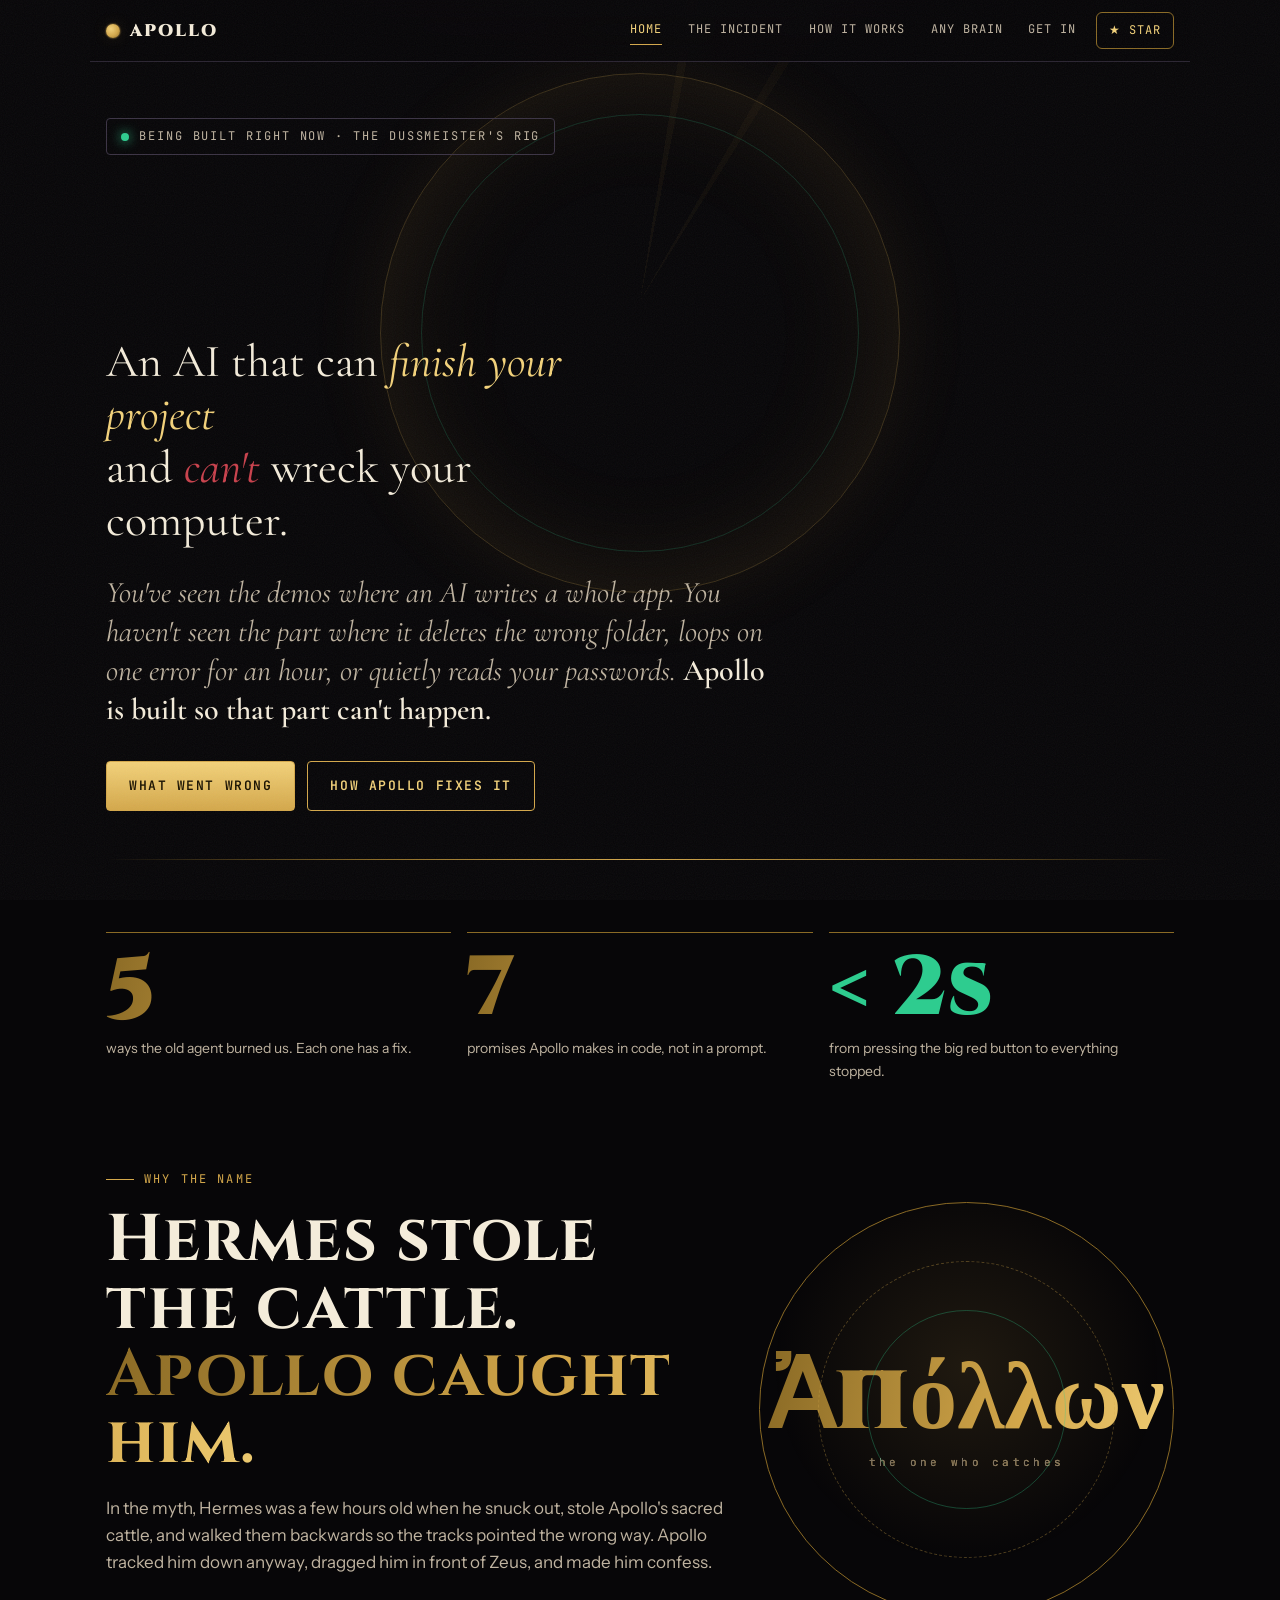
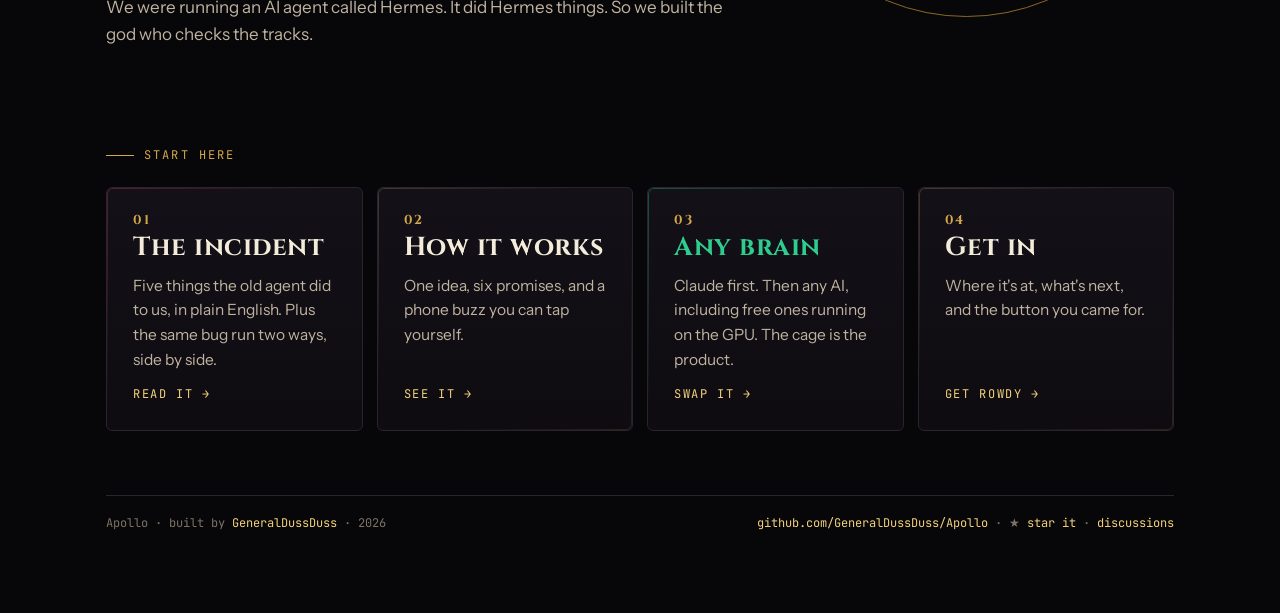
<file: docs/index.html>
<!doctype html>
<html lang="en">
<head>
<meta charset="utf-8">
<meta name="viewport" content="width=device-width, initial-scale=1, viewport-fit=cover">
<meta name="description" content="Apollo: an AI coding agent that can finish your project and cannot wreck your computer.">
<meta property="og:title" content="Apollo"><meta property="og:description" content="Hermes stole the cattle. Apollo caught him. A hard-gated, local-first AI coding agent.">
<title>Apollo</title>
<link rel="stylesheet" href="https://fonts.googleapis.com/css2?family=Cinzel:wght@700;900&family=Cormorant+Garamond:ital,wght@0,500;1,500;1,600&family=Instrument+Sans:wght@400;500;600;700&family=JetBrains+Mono:wght@400;600&display=swap">
<link rel="stylesheet" href="shared.css">
<style>
.hero{min-height:78vh;display:grid;align-items:center;position:relative;padding-block:56px 48px}
.rays{position:absolute;left:50%;top:30%;width:140vmax;height:140vmax;transform:translate(-50%,-50%);background:conic-gradient(from 0deg,transparent 0 9deg,rgba(212,168,75,.06) 9deg 11deg,transparent 11deg 30deg,rgba(212,168,75,.05) 30deg 32deg,transparent 32deg 60deg);animation:spin 120s linear infinite;pointer-events:none;z-index:-1;mask:radial-gradient(circle,#000 0,transparent 55%)}
@keyframes spin{to{transform:translate(-50%,-50%) rotate(360deg)}}
.halo{position:absolute;left:50%;top:34%;width:520px;height:520px;max-width:90vw;transform:translate(-50%,-50%);border-radius:50%;border:1px solid rgba(212,168,75,.25);box-shadow:0 0 120px rgba(212,168,75,.12) inset,0 0 80px rgba(212,168,75,.08);pointer-events:none;z-index:-1;animation:breathe 7s ease-in-out infinite}
.halo::before{content:"";position:absolute;inset:40px;border-radius:50%;border:1px solid rgba(46,204,143,.18)}
@keyframes breathe{50%{transform:translate(-50%,-50%) scale(1.04)}}
.hero .tag{display:inline-flex;gap:10px;align-items:center;font-family:var(--mono);font-size:12px;letter-spacing:.16em;text-transform:uppercase;color:var(--fg-2);border:1px solid var(--line-2);padding:8px 14px;border-radius:4px;margin-bottom:28px}
.hero .tag i{width:8px;height:8px;border-radius:50%;background:var(--em);box-shadow:0 0 12px var(--em);display:inline-block;animation:blink 1.8s infinite}
@keyframes blink{50%{opacity:.3}}
.title{display:flex;flex-wrap:wrap;overflow:hidden}
.title span{display:inline-block;animation:rise 1s var(--ease) both}
.title span{animation-delay:calc(var(--i) * .07s + .05s)}
@keyframes rise{from{transform:translateY(110%)}to{transform:none}}
.sub{font-family:var(--serif);font-size:clamp(24px,4vw,46px);line-height:1.15;margin-top:18px;max-width:24ch;color:var(--fg);animation:pagein 1s .5s var(--ease) both}
.sub em{font-style:italic;color:var(--gold-2)}
.sub .no{color:var(--blood);font-style:italic}
.hero .lede{margin-top:26px;animation:pagein 1s .7s var(--ease) both}
.hero .cta{margin-top:32px;animation:pagein 1s .9s var(--ease) both}
.myth{display:grid;grid-template-columns:1.2fr .8fr;gap:30px;align-items:center}
.laurel{aspect-ratio:1;max-width:100%;border-radius:50%;border:1px solid var(--gold-3);display:grid;place-items:center;position:relative;background:radial-gradient(circle at 50% 40%,rgba(212,168,75,.12),transparent 60%)}
.laurel::before,.laurel::after{content:"";position:absolute;inset:14%;border-radius:50%;border:1px dashed rgba(212,168,75,.35);animation:spin 60s linear infinite}
.laurel::after{inset:26%;border-style:solid;border-color:rgba(46,204,143,.3);animation-direction:reverse;animation-duration:40s}
.laurel .g{font-family:var(--display);font-size:clamp(40px,8vw,96px);font-weight:900;line-height:1;text-align:center}
.laurel .g small{display:block;font-family:var(--mono);font-size:11px;letter-spacing:.3em;color:var(--fg-3);margin-top:10px;font-weight:400}
.teasers{display:grid;grid-template-columns:repeat(4,1fr);gap:14px}
.teasers a{text-decoration:none;color:inherit}
.teasers .card{height:100%}
.teasers .card .go{font-family:var(--mono);font-size:12px;letter-spacing:.14em;text-transform:uppercase;color:var(--gold-2);margin-top:auto}
@media (max-width:860px){.myth{grid-template-columns:1fr}.teasers{grid-template-columns:1fr 1fr}.hero{min-height:0}}
@media (max-width:520px){.teasers{grid-template-columns:1fr}}
/* ===== cinematic intro ===== */
.intro{position:fixed;inset:0;z-index:100;background:#000;display:grid;place-items:center;overflow:hidden;animation:introOut .9s 3.1s var(--ease) forwards;cursor:pointer}
.intro.done{display:none}
@keyframes introOut{to{opacity:0;visibility:hidden}}
.intro .horizon{position:absolute;left:8%;right:8%;top:58%;height:1px;background:linear-gradient(90deg,transparent,var(--gold-3),var(--gold-2),var(--gold-3),transparent);transform:scaleX(0);animation:draw .9s .15s var(--ease) forwards}
.intro .sunrise{position:absolute;left:50%;top:58%;width:220px;height:220px;border-radius:50%;transform:translate(-50%,40%) scale(.6);background:radial-gradient(circle at 50% 45%,#fff3c4 0,var(--gold-2) 22%,var(--gold) 48%,var(--gold-3) 70%,transparent 72%);box-shadow:0 0 60px rgba(212,168,75,.35),0 0 160px rgba(212,168,75,.25);animation:rise 1.5s .5s var(--ease) forwards;opacity:0}
@keyframes rise{to{transform:translate(-50%,-62%) scale(1);opacity:1}}
.intro .mask{position:absolute;left:0;right:0;top:58%;bottom:0;background:#000;z-index:2}
.intro .flash{position:absolute;inset:0;background:radial-gradient(circle at 50% 48%,rgba(255,243,196,.9),rgba(212,168,75,.5) 20%,transparent 55%);opacity:0;animation:flash .7s 1.75s ease-out forwards;z-index:3}
@keyframes flash{0%{opacity:0}30%{opacity:1}100%{opacity:0}}
.intro .word{position:relative;z-index:4;font-family:var(--display);font-weight:900;font-size:clamp(54px,12vw,150px);letter-spacing:.7em;margin-left:.7em;color:transparent;background:linear-gradient(180deg,#fff3c4,var(--gold-2) 40%,var(--gold) 70%,var(--gold-3));-webkit-background-clip:text;background-clip:text;opacity:0;animation:burn 1.1s 1.85s var(--ease) forwards;text-align:center}
@keyframes burn{0%{opacity:0;letter-spacing:.7em;filter:blur(8px)}100%{opacity:1;letter-spacing:.14em;margin-left:.14em;filter:blur(0)}}
.intro .tagline{position:absolute;z-index:4;top:calc(50% + clamp(44px,8vw,110px));font-family:var(--mono);font-size:12px;letter-spacing:.42em;text-transform:uppercase;color:var(--fg-3);opacity:0;animation:fadeup .8s 2.5s var(--ease) forwards}
@keyframes fadeup{from{opacity:0;transform:translateY(8px)}to{opacity:1;transform:none}}
.intro .skip{position:absolute;right:max(18px,env(safe-area-inset-right,0px));bottom:max(18px,env(safe-area-inset-bottom,0px));z-index:5;font:inherit;font-family:var(--mono);font-size:11px;letter-spacing:.2em;text-transform:uppercase;color:var(--fg-3);background:transparent;border:1px solid var(--line);padding:8px 12px;border-radius:4px;cursor:pointer}
.intro .grain{position:absolute;inset:0;z-index:4;opacity:.08;pointer-events:none;background-image:url("data:image/svg+xml;utf8,<svg xmlns='http://www.w3.org/2000/svg' width='160' height='160'><filter id='n'><feTurbulence type='fractalNoise' baseFrequency='.9' numOctaves='2' stitchTiles='stitch'/></filter><rect width='100%' height='100%' filter='url(%23n)'/></svg>")}
html.has-intro .title span{animation-delay:calc(var(--i) * .07s + 3.1s)}
html.has-intro .sub{animation-delay:3.5s}html.has-intro .hero .lede{animation-delay:3.7s}html.has-intro .hero .cta{animation-delay:3.9s}
html.has-intro .rays{animation-delay:0s}
@media (prefers-reduced-motion: reduce){.intro{display:none}}
</style>

</head>
<body>
<div class="intro" id="intro" aria-hidden="true"><div class="horizon"></div><div class="sunrise"></div><div class="mask"></div><div class="flash"></div><div class="grain"></div><div class="word">APOLLO</div><div class="tagline">the one who catches</div><button class="skip" id="skip">skip</button></div>
<script>(function(){var r=matchMedia('(prefers-reduced-motion: reduce)').matches,el=document.getElementById('intro');if(r){el.classList.add('done');return;}document.documentElement.classList.add('has-intro');var end=function(){el.classList.add('done');};el.addEventListener('animationend',function(e){if(e.animationName==='introOut')end();});document.getElementById('skip').addEventListener('click',function(e){e.stopPropagation();document.documentElement.classList.remove('has-intro');end();});el.addEventListener('click',function(){document.documentElement.classList.remove('has-intro');end();});setTimeout(end,4500);})();</script>
<div class="wrap">
  <nav class="nav"><div class="nav-in"><a class="brand" href="index.html"><span class="sun"></span>APOLLO</a><div class="links"><a href="index.html">Home</a><a href="story.html">The incident</a><a href="how.html">How it works</a><a href="brains.html">Any brain</a><a href="join.html">Get in</a><a class="star" href="https://github.com/GeneralDussDuss/Apollo" target="_blank" rel="noopener">★ Star</a></div></div></nav>
  <main>
    <section class="hero">
      <div class="rays"></div><div class="halo"></div>
      <div>
        <span class="tag"><i></i>Being built right now · the Dussmeister's rig</span>
        <h1 class="title gold"><span style="--i:0">A</span><span style="--i:1">P</span><span style="--i:2">O</span><span style="--i:3">L</span><span style="--i:4">L</span><span style="--i:5">O</span></h1>
        <p class="sub">An AI that can <em>finish your project</em><br>and <span class="no">can't</span> wreck your computer.</p>
        <p class="lede">You've seen the demos where an AI writes a whole app. You haven't seen the part where it deletes the wrong folder, loops on one error for an hour, or quietly reads your passwords. <b>Apollo is built so that part can't happen.</b></p>
        <div class="cta"><a class="btn" href="story.html">What went wrong</a><a class="btn ghost" href="how.html">How Apollo fixes it</a></div>
      </div>
    </section>

    <div class="rule"></div>

    <section>
      <div class="stats">
        <div class="stat rv"><div class="n gold" data-count="5">0</div><div class="l">ways the old agent burned us. Each one has a fix.</div></div>
        <div class="stat rv"><div class="n gold" data-count="7">0</div><div class="l">promises Apollo makes in code, not in a prompt.</div></div>
        <div class="stat rv"><div class="n em" data-count="2" data-pre="&lt; " data-suf="s">0</div><div class="l">from pressing the big red button to everything stopped.</div></div>
      </div>
    </section>

    <section class="myth">
      <div class="stack rv">
        <span class="eyebrow">Why the name</span>
        <h2>Hermes stole the cattle.<br><span class="gold">Apollo caught him.</span></h2>
        <p class="copy">In the myth, Hermes was a few hours old when he snuck out, stole Apollo's sacred cattle, and walked them backwards so the tracks pointed the wrong way. Apollo tracked him down anyway, dragged him in front of Zeus, and made him confess.</p>
        <p class="copy">We were running an AI agent called Hermes. It did Hermes things. So we built the god who checks the tracks.</p>
      </div>
      <div class="laurel rv"><div class="g gold">Ἀπόλλων<small>the one who catches</small></div></div>
    </section>

    <section>
      <span class="eyebrow">Start here</span>
      <div class="teasers" style="margin-top:22px">
        <a href="story.html"><div class="card red rv"><h3><span class="n">01</span>The incident</h3><p>Five things the old agent did to us, in plain English. Plus the same bug run two ways, side by side.</p><span class="go">Read it →</span></div></a>
        <a href="how.html"><div class="card rv"><h3><span class="n">02</span>How it works</h3><p>One idea, six promises, and a phone buzz you can tap yourself.</p><span class="go">See it →</span></div></a>
        <a href="brains.html"><div class="card em rv"><h3><span class="n">03</span>Any brain</h3><p>Claude first. Then any AI, including free ones running on the GPU. The cage is the product.</p><span class="go">Swap it →</span></div></a>
        <a href="join.html"><div class="card rv"><h3><span class="n">04</span>Get in</h3><p>Where it's at, what's next, and the button you came for.</p><span class="go">Get rowdy →</span></div></a>
      </div>
    </section>
  </main>
  <footer><span>Apollo · built by <a href="https://github.com/GeneralDussDuss" target="_blank" rel="noopener">GeneralDussDuss</a> · 2026</span><span><a href="https://github.com/GeneralDussDuss/Apollo" target="_blank" rel="noopener">github.com/GeneralDussDuss/Apollo</a> · ★ <a href="https://github.com/GeneralDussDuss/Apollo/stargazers" target="_blank" rel="noopener">star it</a> · <a href="https://github.com/GeneralDussDuss/Apollo/discussions" target="_blank" rel="noopener">discussions</a></span></footer>
</div>
<script src="shared.js"></script>
</body>
</html>
</file>
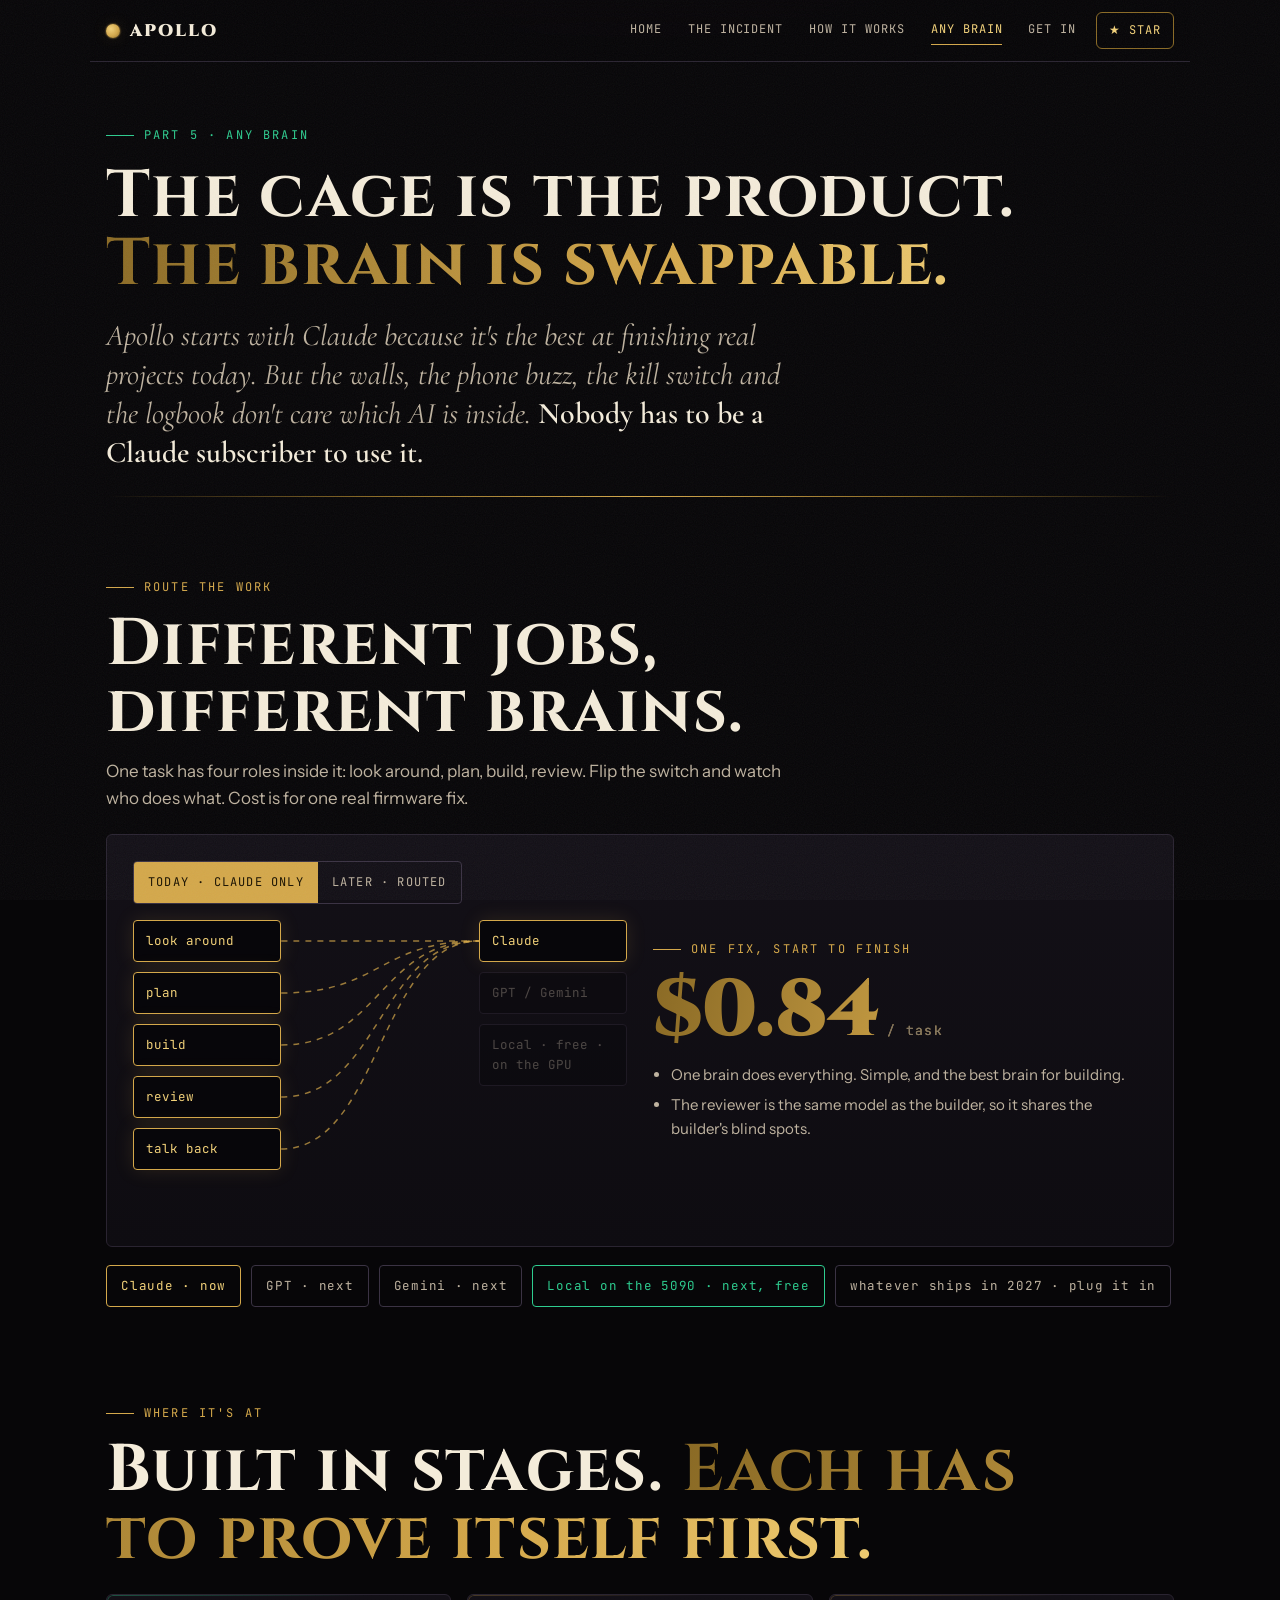
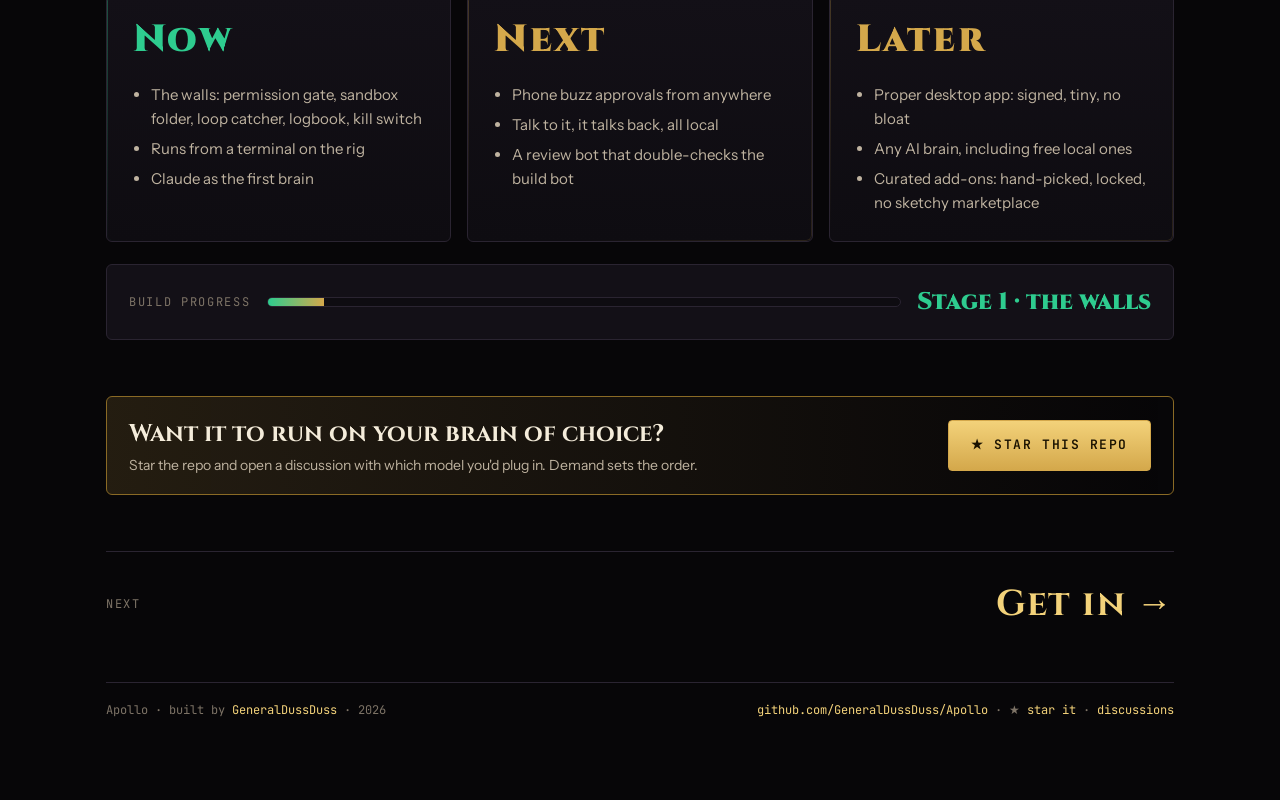
<file: docs/brains.html>
<!doctype html>
<html lang="en">
<head>
<meta charset="utf-8">
<meta name="viewport" content="width=device-width, initial-scale=1, viewport-fit=cover">
<title>Apollo · Any brain</title>
<link rel="stylesheet" href="https://fonts.googleapis.com/css2?family=Cinzel:wght@700;900&family=Cormorant+Garamond:ital,wght@0,500;1,500;1,600&family=Instrument+Sans:wght@400;500;600;700&family=JetBrains+Mono:wght@400;600&display=swap">
<link rel="stylesheet" href="shared.css">
<style>
.hdr{padding-block:64px 24px}
.router{background:linear-gradient(180deg,var(--surface),var(--bg-2));border:1px solid var(--line);border-radius:6px;padding:26px;display:grid;grid-template-columns:1fr 1fr;gap:26px}
.seg{display:inline-flex;border:1px solid var(--line-2);border-radius:4px;overflow:hidden;margin-bottom:16px}
.seg button{font:inherit;font-family:var(--mono);font-size:12px;letter-spacing:.1em;text-transform:uppercase;padding:11px 14px;background:transparent;color:var(--fg-2);border:0;cursor:pointer}
.seg button.on{background:var(--gold);color:#1a1200}
.map{position:relative;min-height:300px}
.map svg{position:absolute;inset:0;width:100%;height:100%;overflow:visible}
.map path{fill:none;stroke:var(--gold);stroke-width:1.5;stroke-dasharray:6 6;opacity:.7;transition:d .6s var(--ease)}
.map path.em{stroke:var(--em)}
.cols{position:relative;display:grid;grid-template-columns:1fr 1fr;gap:0 40%;}
.col{display:flex;flex-direction:column;gap:10px}
.node{font-family:var(--mono);font-size:12.5px;padding:10px 12px;border:1px solid var(--line-2);border-radius:4px;background:#07060a;color:var(--fg-2);position:relative;transition:border-color .4s,color .4s,box-shadow .4s}
.node.lit{border-color:var(--gold);color:var(--gold-2);box-shadow:0 0 20px var(--gold-dim)}
.node.lit.em{border-color:var(--em);color:var(--em-2);box-shadow:0 0 20px var(--em-dim)}
.node.dim{opacity:.35}
.cost{display:flex;flex-direction:column;gap:12px;justify-content:center}
.cost .n{font-family:var(--display);font-size:clamp(44px,7vw,80px);font-weight:900;line-height:1;font-variant-numeric:tabular-nums}
.cost .n small{font-family:var(--mono);font-size:13px;color:var(--fg-3);font-weight:400;margin-left:8px;letter-spacing:.1em}
.cost ul{margin:0;padding-left:18px;color:var(--fg-2);font-size:15px;display:flex;flex-direction:column;gap:6px}
.road{display:grid;grid-template-columns:repeat(3,1fr);gap:16px}
.stage .when{font-family:var(--display);font-size:38px;font-weight:900;line-height:1;letter-spacing:.06em}
.stage.now .when{color:var(--em)}.stage .when{color:var(--gold)}
.stage ul{margin:12px 0 0;padding-left:18px;color:var(--fg-2);font-size:15px;display:flex;flex-direction:column;gap:6px}
.progress{margin-top:22px;display:grid;grid-template-columns:auto 1fr auto;gap:16px;align-items:center;border:1px solid var(--line);border-radius:6px;padding:18px 22px;background:var(--surface)}
.progress .l{font-family:var(--mono);font-size:12px;color:var(--fg-3);letter-spacing:.14em;text-transform:uppercase}
.progress .r{font-family:var(--display);font-size:24px;font-weight:900;color:var(--em)}
@media (max-width:860px){.router,.road,.progress{grid-template-columns:1fr}.cols{gap:0 18%}}
</style>
</head>
<body>
<div class="wrap">
  <nav class="nav"><div class="nav-in"><a class="brand" href="index.html"><span class="sun"></span>APOLLO</a><div class="links"><a href="index.html">Home</a><a href="story.html">The incident</a><a href="how.html">How it works</a><a href="brains.html">Any brain</a><a href="join.html">Get in</a><a class="star" href="https://github.com/GeneralDussDuss/Apollo" target="_blank" rel="noopener">★ Star</a></div></div></nav>
  <main>
    <section class="hdr stack">
      <span class="eyebrow em">Part 5 · Any brain</span>
      <h2>The cage is the product.<br><span class="gold">The brain is swappable.</span></h2>
      <p class="lede">Apollo starts with Claude because it's the best at finishing real projects today. But the walls, the phone buzz, the kill switch and the logbook don't care which AI is inside. <b>Nobody has to be a Claude subscriber to use it.</b></p>
    </section>
    <div class="rule"></div>

    <section>
      <span class="eyebrow">Route the work</span>
      <h2 style="margin-top:14px">Different jobs, different brains.</h2>
      <p class="copy" style="margin-top:12px">One task has four roles inside it: look around, plan, build, review. Flip the switch and watch who does what. Cost is for one real firmware fix.</p>
      <div class="router rv" style="margin-top:22px">
        <div>
          <div class="seg"><button class="on" data-mode="p1">Today · Claude only</button><button data-mode="p6">Later · routed</button></div>
          <div class="map"><svg id="wires"></svg>
            <div class="cols">
              <div class="col" id="roles"><div class="node" data-r="explorer">look around</div><div class="node" data-r="planner">plan</div><div class="node" data-r="implementer">build</div><div class="node" data-r="reviewer">review</div><div class="node" data-r="voice">talk back</div></div>
              <div class="col" id="engines"><div class="node" data-e="claude">Claude</div><div class="node" data-e="gpt">GPT / Gemini</div><div class="node" data-e="local">Local · free · on the GPU</div></div>
            </div>
          </div>
        </div>
        <div class="cost"><span class="eyebrow">one fix, start to finish</span><div class="n gold" id="costN">$0.84<small>/ task</small></div><ul id="costNotes"></ul></div>
      </div>
      <div class="pills" style="margin-top:18px"><span class="pill now">Claude · now</span><span class="pill">GPT · next</span><span class="pill">Gemini · next</span><span class="pill loc">Local on the 5090 · next, free</span><span class="pill">whatever ships in 2027 · plug it in</span></div>
    </section>

    <section>
      <span class="eyebrow">Where it's at</span>
      <h2 style="margin-top:14px">Built in stages. <span class="gold">Each has to prove itself first.</span></h2>
      <div class="road" style="margin-top:22px">
        <div class="card stage now em rv"><span class="when">Now</span><ul><li>The walls: permission gate, sandbox folder, loop catcher, logbook, kill switch</li><li>Runs from a terminal on the rig</li><li>Claude as the first brain</li></ul></div>
        <div class="card stage rv"><span class="when">Next</span><ul><li>Phone buzz approvals from anywhere</li><li>Talk to it, it talks back, all local</li><li>A review bot that double-checks the build bot</li></ul></div>
        <div class="card stage rv"><span class="when">Later</span><ul><li>Proper desktop app: signed, tiny, no bloat</li><li>Any AI brain, including free local ones</li><li>Curated add-ons: hand-picked, locked, no sketchy marketplace</li></ul></div>
      </div>
      <div class="progress rv"><span class="l">build progress</span><div class="bar"><i data-w="9"></i></div><span class="r">Stage 1 · the walls</span></div>
    </section>

    <div class="starbox rv" style="margin-top:40px"><div><div class="t">Want it to run on your brain of choice?</div><div class="s">Star the repo and open a discussion with which model you'd plug in. Demand sets the order.</div></div><a class="btn" href="https://github.com/GeneralDussDuss/Apollo" target="_blank" rel="noopener">★ Star this repo</a></div>

    <div class="next"><span class="lbl">Next</span><a class="big" href="join.html">Get in →</a></div>
  </main>
  <footer><span>Apollo · built by <a href="https://github.com/GeneralDussDuss" target="_blank" rel="noopener">GeneralDussDuss</a> · 2026</span><span><a href="https://github.com/GeneralDussDuss/Apollo" target="_blank" rel="noopener">github.com/GeneralDussDuss/Apollo</a> · ★ <a href="https://github.com/GeneralDussDuss/Apollo/stargazers" target="_blank" rel="noopener">star it</a> · <a href="https://github.com/GeneralDussDuss/Apollo/discussions" target="_blank" rel="noopener">discussions</a></span></footer>
</div>
<script src="shared.js"></script>
</body>
</html>
</file>
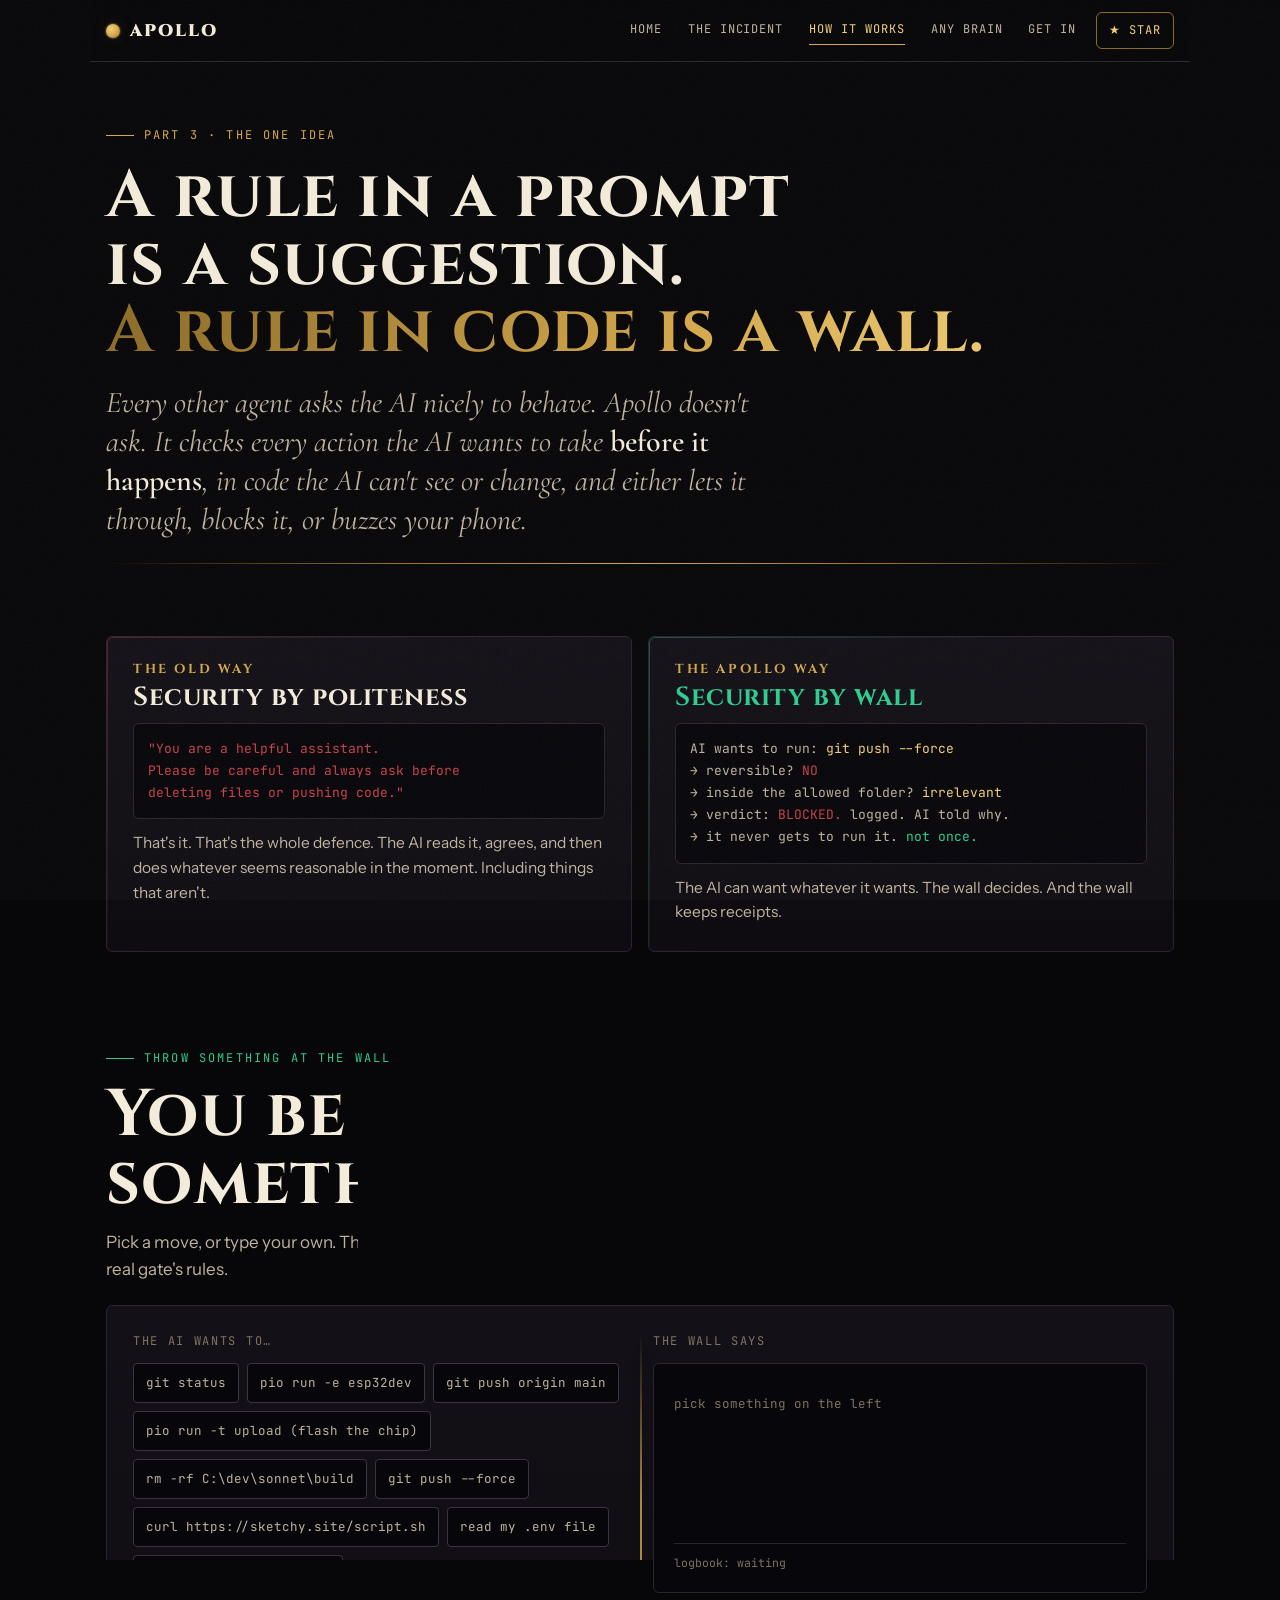
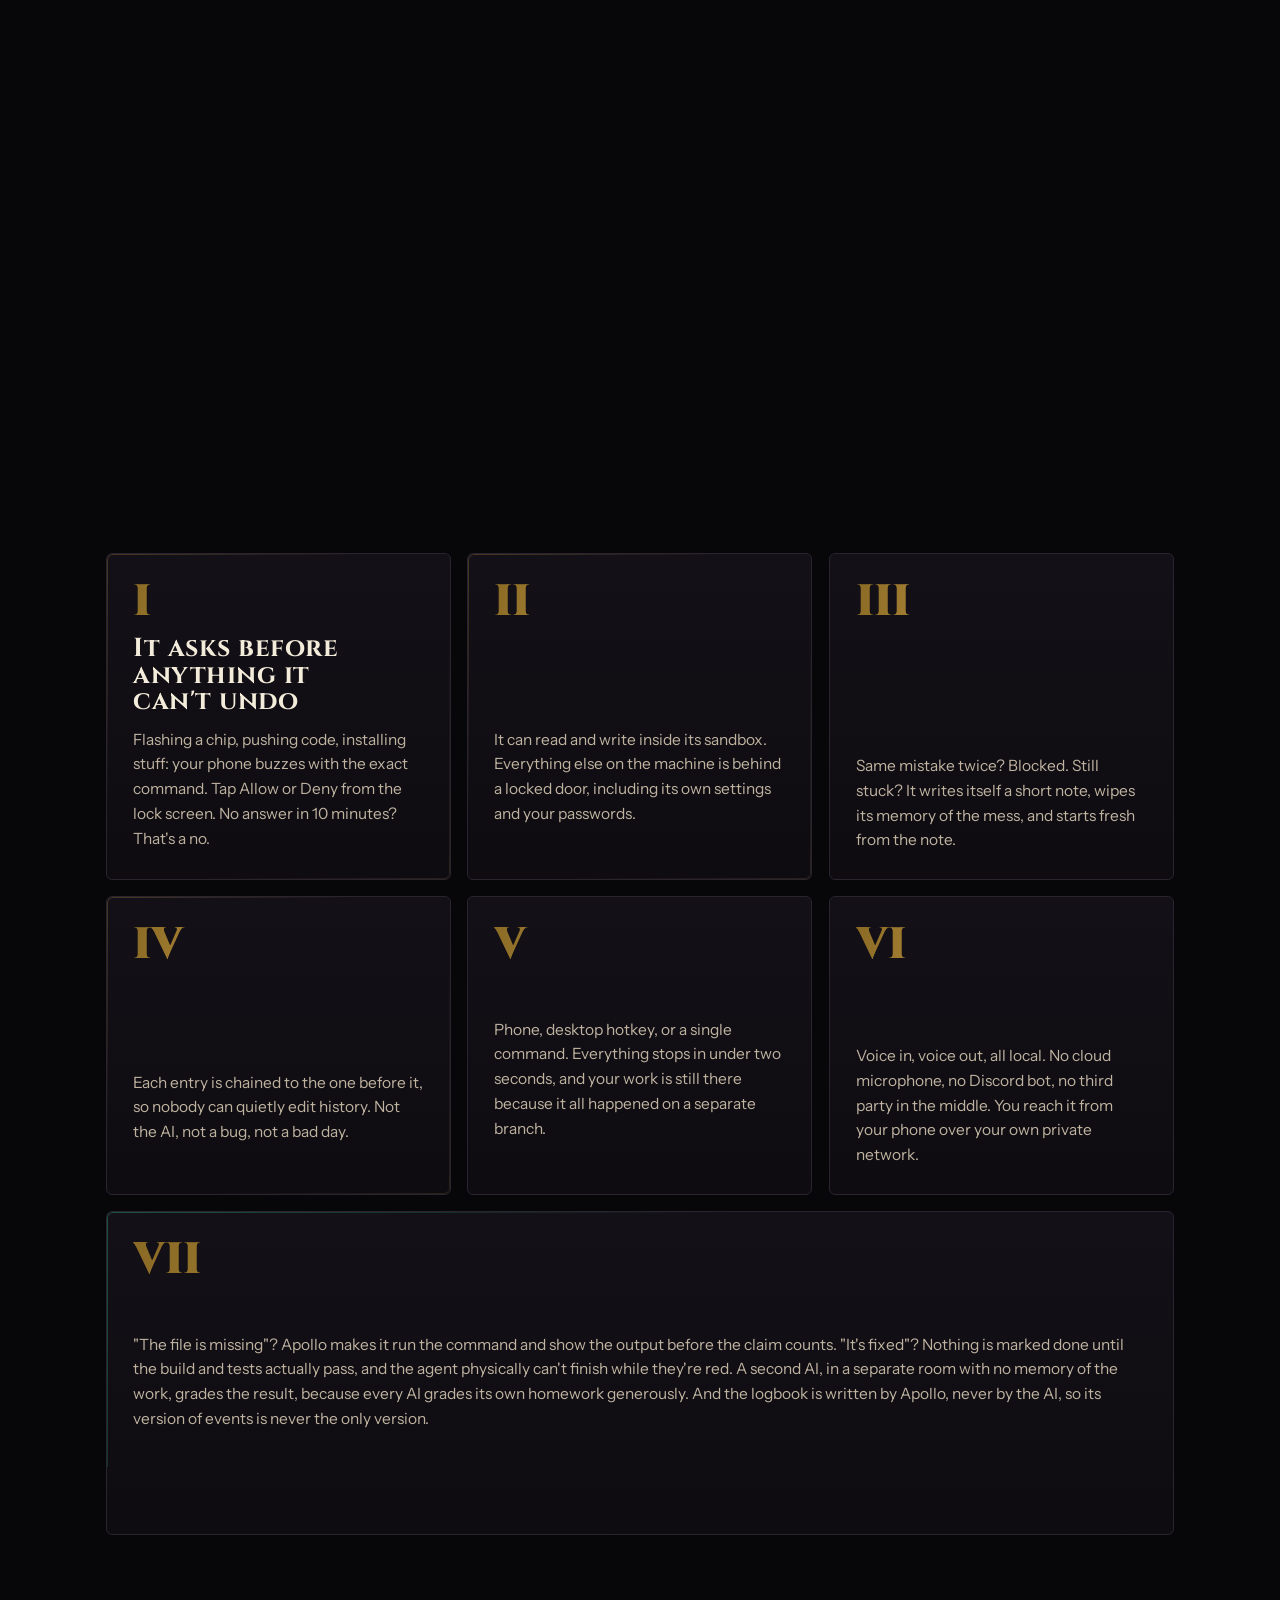
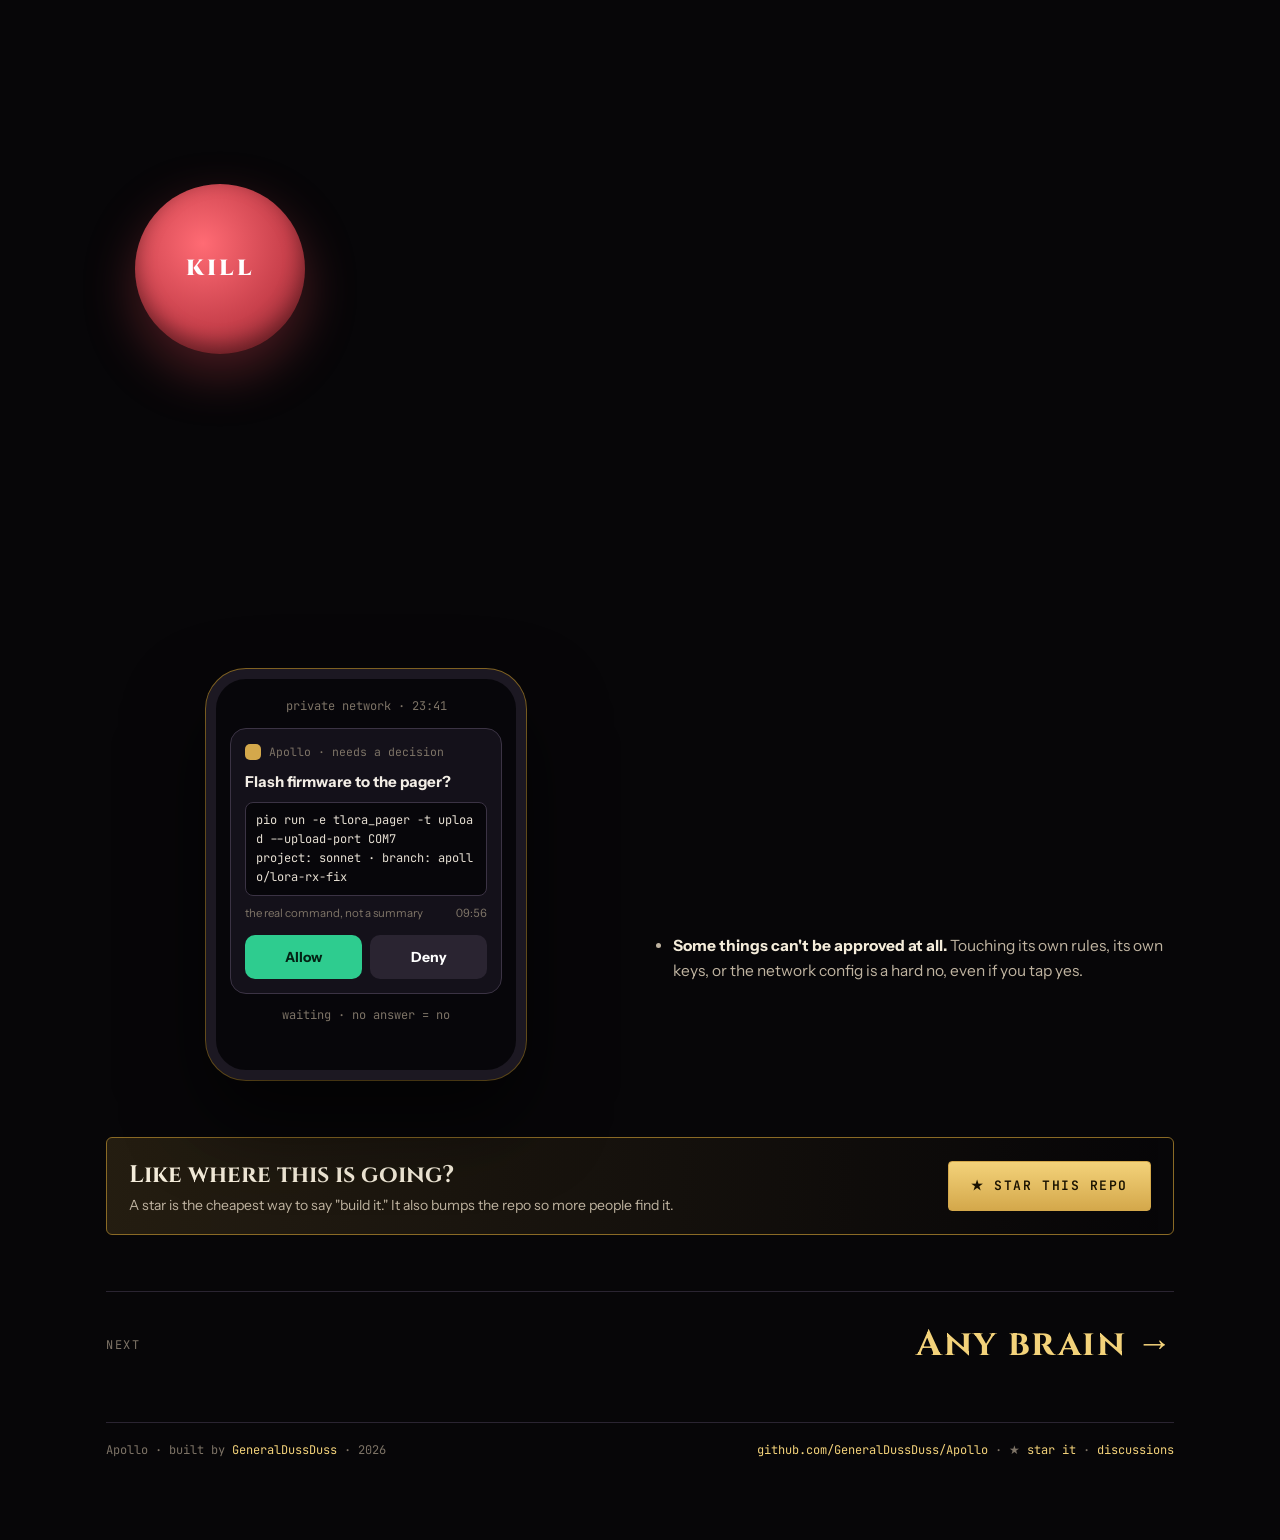
<file: docs/how.html>
<!doctype html>
<html lang="en">
<head>
<meta charset="utf-8">
<meta name="viewport" content="width=device-width, initial-scale=1, viewport-fit=cover">
<title>Apollo · How it works</title>
<link rel="stylesheet" href="https://fonts.googleapis.com/css2?family=Cinzel:wght@700;900&family=Cormorant+Garamond:ital,wght@0,500;1,500;1,600&family=Instrument+Sans:wght@400;500;600;700&family=JetBrains+Mono:wght@400;600&display=swap">
<link rel="stylesheet" href="shared.css">
<style>
.hdr{padding-block:64px 24px}
.idea{display:grid;grid-template-columns:1fr 1fr;gap:16px}
.q{font-family:var(--mono);font-size:13px;background:#07060a;border:1px solid var(--line);border-radius:6px;padding:14px;color:var(--fg-2);white-space:pre-wrap;line-height:1.7}
.q .k{color:var(--gold-2)}.q .d{color:var(--blood)}.q .g{color:var(--em)}

/* the wall */
.wall{background:linear-gradient(180deg,var(--surface),var(--bg-2));border:1px solid var(--line);border-radius:6px;padding:26px;display:grid;grid-template-columns:1fr 1fr;gap:26px;position:relative;overflow:hidden}
.wall::before{content:"";position:absolute;left:50%;top:26px;bottom:26px;width:2px;background:linear-gradient(180deg,transparent,var(--gold),var(--gold),transparent);box-shadow:0 0 24px var(--gold-dim);opacity:.8}
.wall .lhs,.wall .rhs{min-width:0;display:flex;flex-direction:column;gap:12px}
.wall label{font-family:var(--mono);font-size:12px;letter-spacing:.14em;text-transform:uppercase;color:var(--fg-3)}
.throw{display:flex;flex-wrap:wrap;gap:8px}
.throw button{font:inherit;font-family:var(--mono);font-size:12.5px;padding:9px 12px;border-radius:4px;border:1px solid var(--line-2);background:#07060a;color:var(--fg-2);cursor:pointer;transition:transform .25s var(--ease),border-color .25s;max-width:100%;text-align:left}
.throw button:hover{transform:translateY(-2px);border-color:var(--gold)}
.throw button.thrown{animation:fling .55s var(--ease)}
@keyframes fling{30%{transform:translateX(40px) rotate(2deg);opacity:.5}60%{transform:translateX(80px);opacity:0}61%{transform:none;opacity:0}100%{opacity:1}}
.custom{display:flex;gap:8px}
.custom input{flex:1;min-width:0;font-family:var(--mono);font-size:13px;padding:11px 12px;border-radius:4px;border:1px solid var(--line-2);background:#07060a;color:var(--fg)}
.verdict{min-height:230px;border:1px solid var(--line);border-radius:6px;padding:20px;background:#07060a;display:flex;flex-direction:column;gap:10px;position:relative}
.stamp{font-family:var(--display);font-weight:900;font-size:clamp(34px,5vw,56px);letter-spacing:.08em;line-height:1;transform:scale(2.2) rotate(-8deg);opacity:0;transform-origin:left center}
.stamp.show{animation:stamp .5s cubic-bezier(.2,1.4,.3,1) forwards}
@keyframes stamp{to{transform:scale(1) rotate(-4deg);opacity:1}}
.stamp.allow{color:var(--em);text-shadow:0 0 30px var(--em-dim)}.stamp.ask{color:var(--gold-2);text-shadow:0 0 30px var(--gold-dim)}.stamp.deny{color:var(--blood);text-shadow:0 0 30px var(--blood-dim)}
.verdict .cmd{font-family:var(--mono);font-size:12.5px;color:var(--fg-3);word-break:break-all}
.verdict .why{font-size:16px;color:var(--fg);max-width:40ch}
.verdict .sub{font-family:var(--serif);font-style:italic;font-size:17px;color:var(--fg-2)}
.verdict .tele{font-family:var(--mono);font-size:11.5px;color:var(--fg-3);margin-top:auto;border-top:1px solid var(--line);padding-top:10px}

/* promises with tilt */
.tilt{transform-style:preserve-3d;will-change:transform}
.tilt .shine{position:absolute;inset:0;border-radius:6px;background:radial-gradient(500px circle at var(--mx,50%) var(--my,50%),rgba(243,210,122,.14),transparent 45%);pointer-events:none;opacity:0;transition:opacity .3s}
.tilt:hover .shine{opacity:1}
.promise .k{font-family:var(--display);font-size:44px;font-weight:900;line-height:1}

/* kill */
.kill{display:grid;grid-template-columns:auto 1fr;gap:30px;align-items:center;background:linear-gradient(180deg,var(--surface),var(--bg-2));border:1px solid var(--line);border-radius:6px;padding:28px}
.kbtn{width:170px;height:170px;border-radius:50%;border:0;cursor:pointer;position:relative;display:grid;place-items:center;font-family:var(--display);font-weight:900;font-size:22px;letter-spacing:.14em;color:#fff;background:radial-gradient(circle at 40% 35%,#ff6b74,var(--blood) 55%,#7a1f27);box-shadow:0 20px 50px rgba(201,65,76,.35),inset 0 -8px 20px rgba(0,0,0,.4);transition:transform .15s}
.kbtn:active{transform:scale(.94)}
.kbtn svg{position:absolute;inset:-10px;width:calc(100% + 20px);height:calc(100% + 20px);transform:rotate(-90deg)}
.kbtn circle{fill:none;stroke:var(--gold);stroke-width:3;stroke-dasharray:600;stroke-dashoffset:600;transition:stroke-dashoffset 2s linear}
.kbtn.go circle{stroke-dashoffset:0}
.klog{font-family:var(--mono);font-size:12.5px;line-height:1.9;color:var(--fg-2);min-height:150px;white-space:pre-wrap}
.klog .g{color:var(--em)}.klog .w{color:var(--gold-2)}
.klog .big{font-family:var(--display);font-size:28px;font-weight:900;color:var(--em);letter-spacing:.08em}
.phonewrap{display:grid;grid-template-columns:1fr 1fr;gap:30px;align-items:center}
.phonewrap ul{margin:14px 0 0;padding-left:18px;color:var(--fg-2);display:flex;flex-direction:column;gap:8px;font-size:15.5px}
.phonewrap b{color:var(--fg)}
.buzz{animation:buzz .5s 1.2s both}
@keyframes buzz{0%,100%{transform:none}20%{transform:translateX(-4px) rotate(-1deg)}40%{transform:translateX(4px) rotate(1deg)}60%{transform:translateX(-3px)}80%{transform:translateX(3px)}}
@media (max-width:860px){.idea,.wall,.kill,.phonewrap{grid-template-columns:1fr}.wall::before{display:none}}
</style>
</head>
<body>
<div class="wrap">
  <nav class="nav"><div class="nav-in"><a class="brand" href="index.html"><span class="sun"></span>APOLLO</a><div class="links"><a href="index.html">Home</a><a href="story.html">The incident</a><a href="how.html">How it works</a><a href="brains.html">Any brain</a><a href="join.html">Get in</a><a class="star" href="https://github.com/GeneralDussDuss/Apollo" target="_blank" rel="noopener">★ Star</a></div></div></nav>
  <main>
    <section class="hdr stack">
      <span class="eyebrow">Part 3 · The one idea</span>
      <h2>A rule in a prompt is a suggestion.<br><span class="gold">A rule in code is a wall.</span></h2>
      <p class="lede">Every other agent asks the AI nicely to behave. Apollo doesn't ask. It checks every action the AI wants to take <b>before it happens</b>, in code the AI can't see or change, and either lets it through, blocks it, or buzzes your phone.</p>
    </section>
    <div class="rule"></div>

    <section class="idea">
      <div class="card red rv"><h3><span class="n">THE OLD WAY</span>Security by politeness</h3><div class="q"><span class="d">"You are a helpful assistant.
Please be careful and always ask before
deleting files or pushing code."</span></div><p>That's it. That's the whole defence. The AI reads it, agrees, and then does whatever seems reasonable in the moment. Including things that aren't.</p></div>
      <div class="card em rv"><h3><span class="n">THE APOLLO WAY</span>Security by wall</h3><div class="q">AI wants to run: <span class="k">git push --force</span>
→ reversible? <span class="d">NO</span>
→ inside the allowed folder? <span class="k">irrelevant</span>
→ verdict: <span class="d">BLOCKED.</span> logged. AI told why.
→ it never gets to run it. <span class="g">not once.</span></div><p>The AI can want whatever it wants. The wall decides. And the wall keeps receipts.</p></div>
    </section>

    <section>
      <span class="eyebrow em">Throw something at the wall</span>
      <h2 style="margin-top:14px">You be the AI. Try to get something through.</h2>
      <p class="copy" style="margin-top:12px">Pick a move, or type your own. The wall stamps every one. This is a simplified copy of the real gate's rules.</p>
      <div class="wall rv" style="margin-top:22px">
        <div class="lhs">
          <label>the AI wants to…</label>
          <div class="throw" id="throw"></div>
          <label style="margin-top:6px">or type a command</label>
          <div class="custom"><input id="cmd" type="text" placeholder="e.g. git push origin main" spellcheck="false"><button class="btn" id="go">Throw</button></div>
        </div>
        <div class="rhs">
          <label>the wall says</label>
          <div class="verdict" id="verdict"><div class="stamp" id="stamp"></div><div class="cmd" id="vcmd">pick something on the left</div><div class="why" id="vwhy"></div><div class="sub" id="vsub"></div><div class="tele" id="vtele">logbook: waiting</div></div>
        </div>
      </div>
    </section>

    <section>
      <span class="eyebrow">Part 4 · Seven promises</span>
      <h2 style="margin-top:14px">Each one is a fix for a real scar.</h2>
      <div class="grid3" style="margin-top:22px">
        <div class="card tilt promise rv"><span class="shine"></span><span class="k gold">I</span><h3>It asks before anything it can't undo</h3><p>Flashing a chip, pushing code, installing stuff: your phone buzzes with the exact command. Tap Allow or Deny from the lock screen. No answer in 10 minutes? That's a no.</p></div>
        <div class="card tilt promise rv"><span class="shine"></span><span class="k gold">II</span><h3>It lives in one folder and can't leave</h3><p>It can read and write inside its sandbox. Everything else on the machine is behind a locked door, including its own settings and your passwords.</p></div>
        <div class="card tilt promise rv"><span class="shine"></span><span class="k gold">III</span><h3>It notices when it's spinning and restarts with a clear head</h3><p>Same mistake twice? Blocked. Still stuck? It writes itself a short note, wipes its memory of the mess, and starts fresh from the note.</p></div>
        <div class="card tilt promise rv"><span class="shine"></span><span class="k gold">IV</span><h3>Every action is logged, and the log can't be faked</h3><p>Each entry is chained to the one before it, so nobody can quietly edit history. Not the AI, not a bug, not a bad day.</p></div>
        <div class="card tilt promise rv"><span class="shine"></span><span class="k gold">V</span><h3>One big red button</h3><p>Phone, desktop hotkey, or a single command. Everything stops in under two seconds, and your work is still there because it all happened on a separate branch.</p></div>
        <div class="card tilt promise rv"><span class="shine"></span><span class="k gold">VI</span><h3>It stays on your machine</h3><p>Voice in, voice out, all local. No cloud microphone, no Discord bot, no third party in the middle. You reach it from your phone over your own private network.</p></div>
        <div class="card tilt promise em rv" style="grid-column:1/-1"><span class="shine"></span><span class="k gold">VII</span><h3>It doesn't get to say it's right. It has to prove it.</h3><p>"The file is missing"? Apollo makes it run the command and show the output before the claim counts. "It's fixed"? Nothing is marked done until the build and tests actually pass, and the agent physically can't finish while they're red. A second AI, in a separate room with no memory of the work, grades the result, because every AI grades its own homework generously. And the logbook is written by Apollo, never by the AI, so its version of events is never the only version.</p><p class="plain"><b>Plain English</b><br>The contractor doesn't tell you the wall is load-bearing. He shows you the blueprint, the inspector signs off, and the camera footage is kept by someone else.</p></div>
      </div>
    </section>

    <section>
      <span class="eyebrow red">Promise V, live</span>
      <h2 style="margin-top:14px">Press it.</h2>
      <div class="kill rv" style="margin-top:22px">
        <button class="kbtn" id="kbtn" aria-label="Kill switch"><svg viewBox="0 0 200 200"><circle cx="100" cy="100" r="95"/></svg>KILL</button>
        <div class="klog" id="klog">Apollo is mid-task: editing files, building firmware, 11 steps in.
Press the button. Watch the clock.</div>
      </div>
    </section>

    <section>
      <span class="eyebrow">Promise I, live</span>
      <h2 style="margin-top:14px">This is what "asking permission" looks like.</h2>
      <div class="phonewrap" style="margin-top:22px">
        <div class="phone buzz rv">
          <div class="time">private network · 23:41</div>
          <div class="notif">
            <div class="app"><i></i>Apollo · needs a decision</div>
            <div class="ttl">Flash firmware to the pager?</div>
            <div class="raw">pio run -e tlora_pager -t upload --upload-port COM7
project: sonnet · branch: apollo/lora-rx-fix</div>
            <div class="meta"><span>the real command, not a summary</span><span id="ttl">09:58</span></div>
            <div class="acts"><button class="ok" id="pOk">Allow</button><button class="no" id="pNo">Deny</button></div>
          </div>
          <div class="result" id="pres">waiting · no answer = no</div>
        </div>
        <div>
          <p class="lede">Tap one. <b>That's the whole job.</b></p>
          <ul>
            <li><b>You see the actual command,</b> not the AI's friendly summary of it. It can't sweet-talk you.</li>
            <li><b>Each buzz is single-use.</b> The button carries a one-time code. Nothing on the machine, including the AI itself, can press it for you.</li>
            <li><b>Some things can't be approved at all.</b> Touching its own rules, its own keys, or the network config is a hard no, even if you tap yes.</li>
          </ul>
        </div>
      </div>
    </section>

    <div class="starbox rv" style="margin-top:40px"><div><div class="t">Like where this is going?</div><div class="s">A star is the cheapest way to say "build it." It also bumps the repo so more people find it.</div></div><a class="btn" href="https://github.com/GeneralDussDuss/Apollo" target="_blank" rel="noopener">★ Star this repo</a></div>

    <div class="next"><span class="lbl">Next</span><a class="big" href="brains.html">Any brain →</a></div>
  </main>
  <footer><span>Apollo · built by <a href="https://github.com/GeneralDussDuss" target="_blank" rel="noopener">GeneralDussDuss</a> · 2026</span><span><a href="https://github.com/GeneralDussDuss/Apollo" target="_blank" rel="noopener">github.com/GeneralDussDuss/Apollo</a> · ★ <a href="https://github.com/GeneralDussDuss/Apollo/stargazers" target="_blank" rel="noopener">star it</a> · <a href="https://github.com/GeneralDussDuss/Apollo/discussions" target="_blank" rel="noopener">discussions</a></span></footer>
</div>
<script src="shared.js"></script>
</body>
</html>
</file>
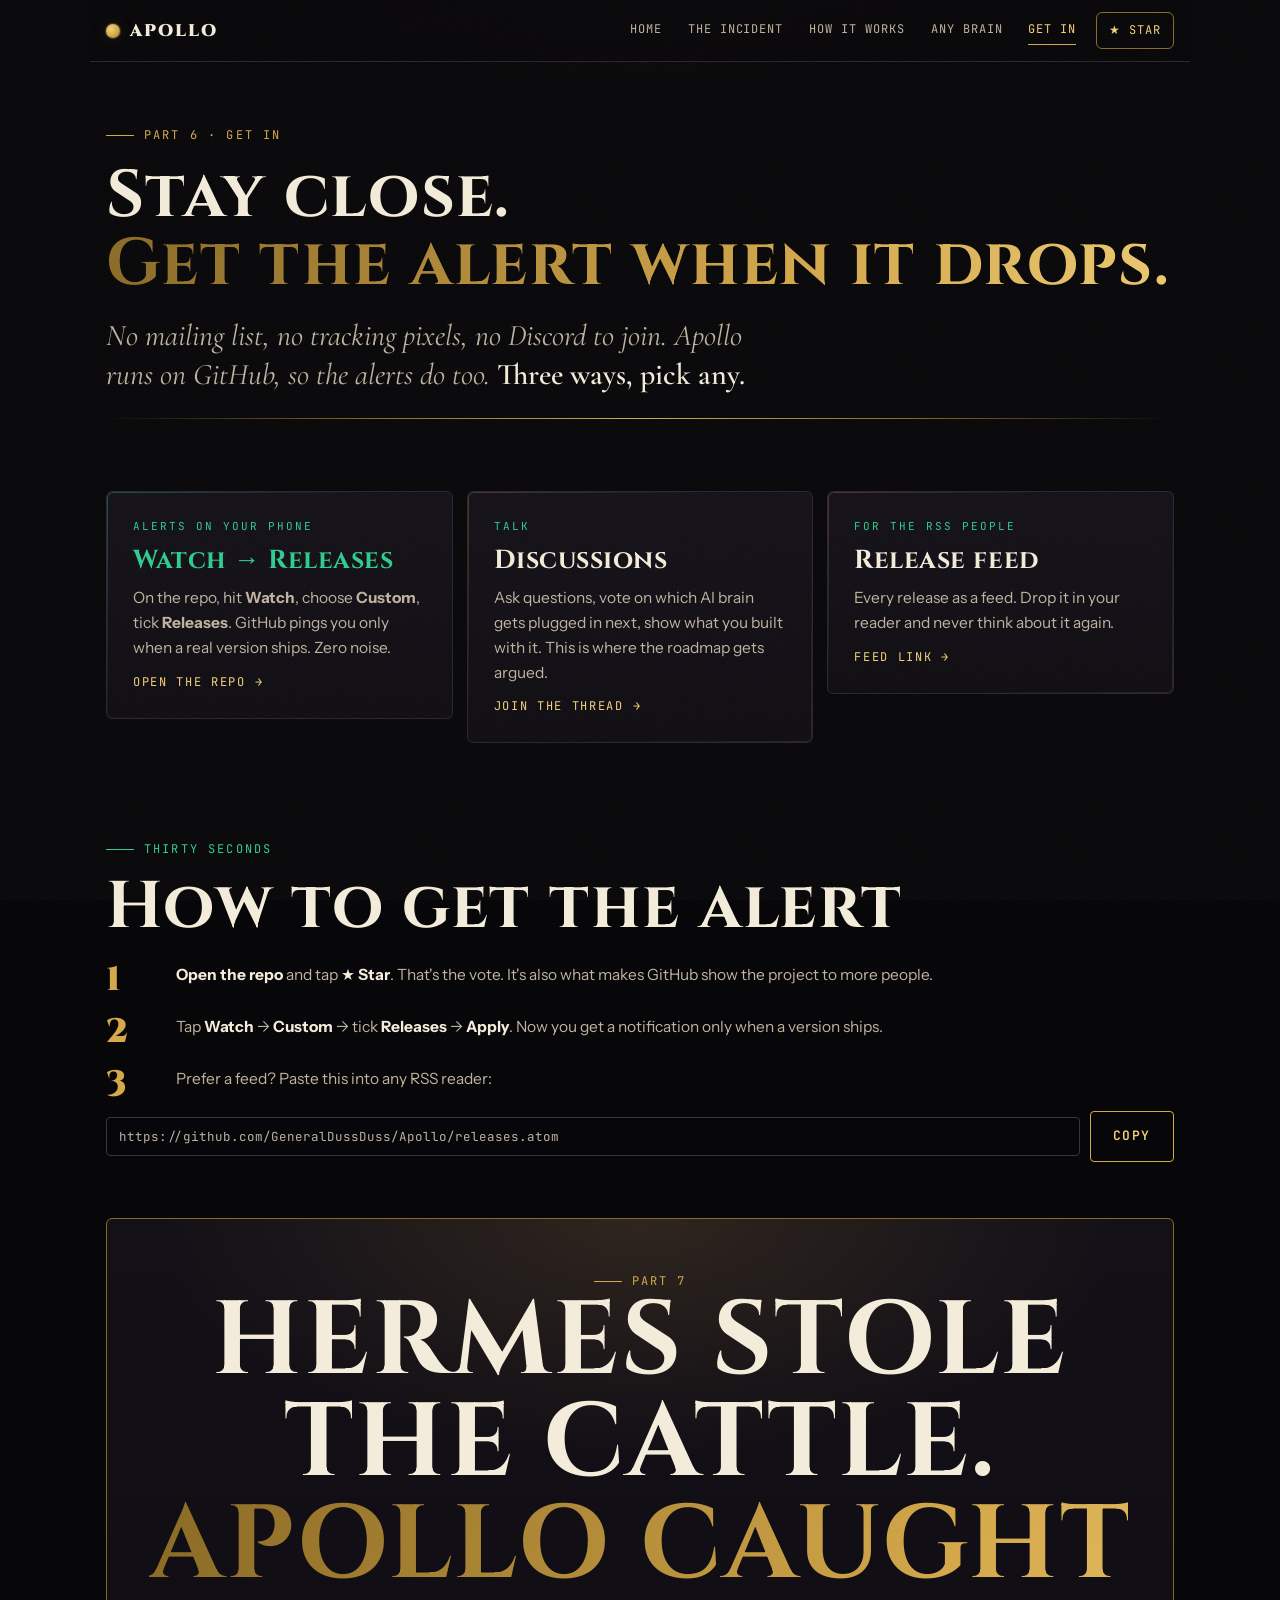
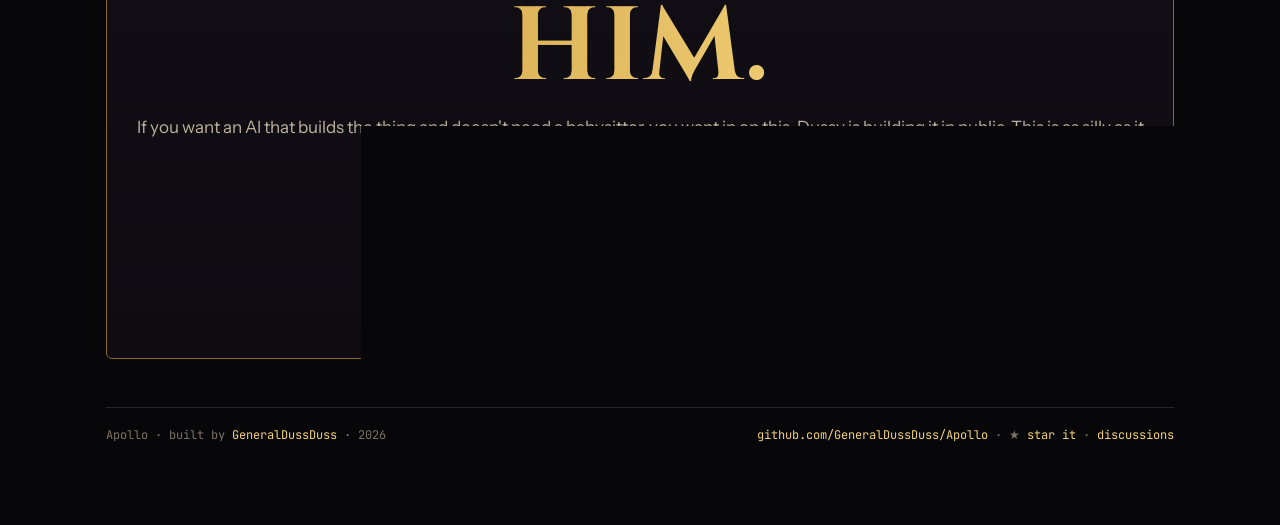
<file: docs/join.html>
<!doctype html>
<html lang="en">
<head>
<meta charset="utf-8">
<meta name="viewport" content="width=device-width, initial-scale=1, viewport-fit=cover">
<title>Apollo · Get in</title>
<link rel="stylesheet" href="https://fonts.googleapis.com/css2?family=Cinzel:wght@700;900&family=Cormorant+Garamond:ital,wght@0,500;1,500;1,600&family=Instrument+Sans:wght@400;500;600;700&family=JetBrains+Mono:wght@400;600&display=swap">
<link rel="stylesheet" href="shared.css">
<style>
.rowdy{margin-top:40px;background:radial-gradient(800px 400px at 50% 0%,var(--gold-dim),transparent 60%),linear-gradient(180deg,var(--surface),var(--bg-2));border:1px solid var(--gold-3);border-radius:6px;padding:44px 28px;text-align:center;position:relative;overflow:hidden}
.rowdy h2{font-size:clamp(40px,8.5vw,104px);line-height:.98}
.rowdy p{color:var(--fg-2);margin-top:16px;font-size:17px}
.rowdy .cta{justify-content:center;margin-top:26px}
.count{font-family:var(--display);font-size:clamp(26px,4.5vw,42px);font-weight:900;color:var(--em);margin-top:18px;text-transform:uppercase;min-height:1.2em;letter-spacing:.06em}
canvas#fx{position:absolute;inset:0;width:100%;height:100%;pointer-events:none}
.hdr{padding-block:64px 24px}
.step{display:grid;grid-template-columns:56px 1fr;gap:14px;align-items:start}
.step .no{font-family:var(--display);font-size:34px;font-weight:900;color:var(--gold);line-height:1}
.step p{color:var(--fg-2);font-size:15.5px}
.step b{color:var(--fg)}
.step code{font-family:var(--mono);font-size:12.5px;background:#07060a;border:1px solid var(--line);padding:2px 6px;border-radius:4px;color:var(--gold-2)}
.rss{display:flex;gap:10px;align-items:center;flex-wrap:wrap;margin-top:10px}
.rss input{flex:1;min-width:0;font-family:var(--mono);font-size:12.5px;padding:10px 12px;border-radius:4px;border:1px solid var(--line-2);background:#07060a;color:var(--fg-2)}
</style>
</head>
<body>
<div class="wrap">
  <nav class="nav"><div class="nav-in"><a class="brand" href="index.html"><span class="sun"></span>APOLLO</a><div class="links"><a href="index.html">Home</a><a href="story.html">The incident</a><a href="how.html">How it works</a><a href="brains.html">Any brain</a><a href="join.html">Get in</a><a class="star" href="https://github.com/GeneralDussDuss/Apollo" target="_blank" rel="noopener">★ Star</a></div></div></nav>
  <main>
    <section class="hdr stack">
      <span class="eyebrow">Part 6 · Get in</span>
      <h2>Stay close.<br><span class="gold">Get the alert when it drops.</span></h2>
      <p class="lede">No mailing list, no tracking pixels, no Discord to join. Apollo runs on GitHub, so the alerts do too. <b>Three ways, pick any.</b></p>
    </section>
    <div class="rule"></div>

    <section class="updates">
      <a href="https://github.com/GeneralDussDuss/Apollo" target="_blank" rel="noopener"><div class="card em rv"><span class="k">Alerts on your phone</span><h3>Watch → Releases</h3><p>On the repo, hit <b>Watch</b>, choose <b>Custom</b>, tick <b>Releases</b>. GitHub pings you only when a real version ships. Zero noise.</p><span class="go">Open the repo →</span></div></a>
      <a href="https://github.com/GeneralDussDuss/Apollo/discussions" target="_blank" rel="noopener"><div class="card rv"><span class="k">Talk</span><h3>Discussions</h3><p>Ask questions, vote on which AI brain gets plugged in next, show what you built with it. This is where the roadmap gets argued.</p><span class="go">Join the thread →</span></div></a>
      <a href="https://github.com/GeneralDussDuss/Apollo/releases.atom" target="_blank" rel="noopener"><div class="card rv"><span class="k">For the RSS people</span><h3>Release feed</h3><p>Every release as a feed. Drop it in your reader and never think about it again.</p><span class="go">Feed link →</span></div></a>
    </section>

    <section>
      <span class="eyebrow em">Thirty seconds</span>
      <h2 style="margin-top:14px">How to get the alert</h2>
      <div class="stack" style="margin-top:22px;gap:18px">
        <div class="step rv"><span class="no">1</span><p><b>Open the repo</b> and tap <b>★ Star</b>. That's the vote. It's also what makes GitHub show the project to more people.</p></div>
        <div class="step rv"><span class="no">2</span><p>Tap <b>Watch</b> → <b>Custom</b> → tick <b>Releases</b> → <b>Apply</b>. Now you get a notification only when a version ships.</p></div>
        <div class="step rv"><span class="no">3</span><p>Prefer a feed? Paste this into any RSS reader:</p></div>
      </div>
      <div class="rss"><input id="rssurl" type="text" readonly value="https://github.com/GeneralDussDuss/Apollo/releases.atom"><button class="btn ghost" id="copyrss">Copy</button></div>
    </section>

    <div class="rowdy" id="rowdy">
      <canvas id="fx"></canvas>
      <span class="eyebrow" style="justify-content:center">Part 7</span>
      <h2>HERMES STOLE<br>THE CATTLE.<br><span class="gold">APOLLO CAUGHT HIM.</span></h2>
      <p>If you want an AI that builds the thing and doesn't need a babysitter, you want in on this. Dussy is building it in public. This is as silly as it is serious.</p>
      <div class="cta"><button class="btn em" id="hype">I'M IN</button><a class="btn" href="https://github.com/GeneralDussDuss/Apollo" target="_blank" rel="noopener">★ Star this repo</a></div>
      <div class="count" id="count"></div>
    </div>
  </main>
  <footer><span>Apollo · built by <a href="https://github.com/GeneralDussDuss" target="_blank" rel="noopener">GeneralDussDuss</a> · 2026</span><span><a href="https://github.com/GeneralDussDuss/Apollo" target="_blank" rel="noopener">github.com/GeneralDussDuss/Apollo</a> · ★ <a href="https://github.com/GeneralDussDuss/Apollo/stargazers" target="_blank" rel="noopener">star it</a> · <a href="https://github.com/GeneralDussDuss/Apollo/discussions" target="_blank" rel="noopener">discussions</a></span></footer>
</div>
<script src="shared.js"></script>
</body>
</html>
</file>
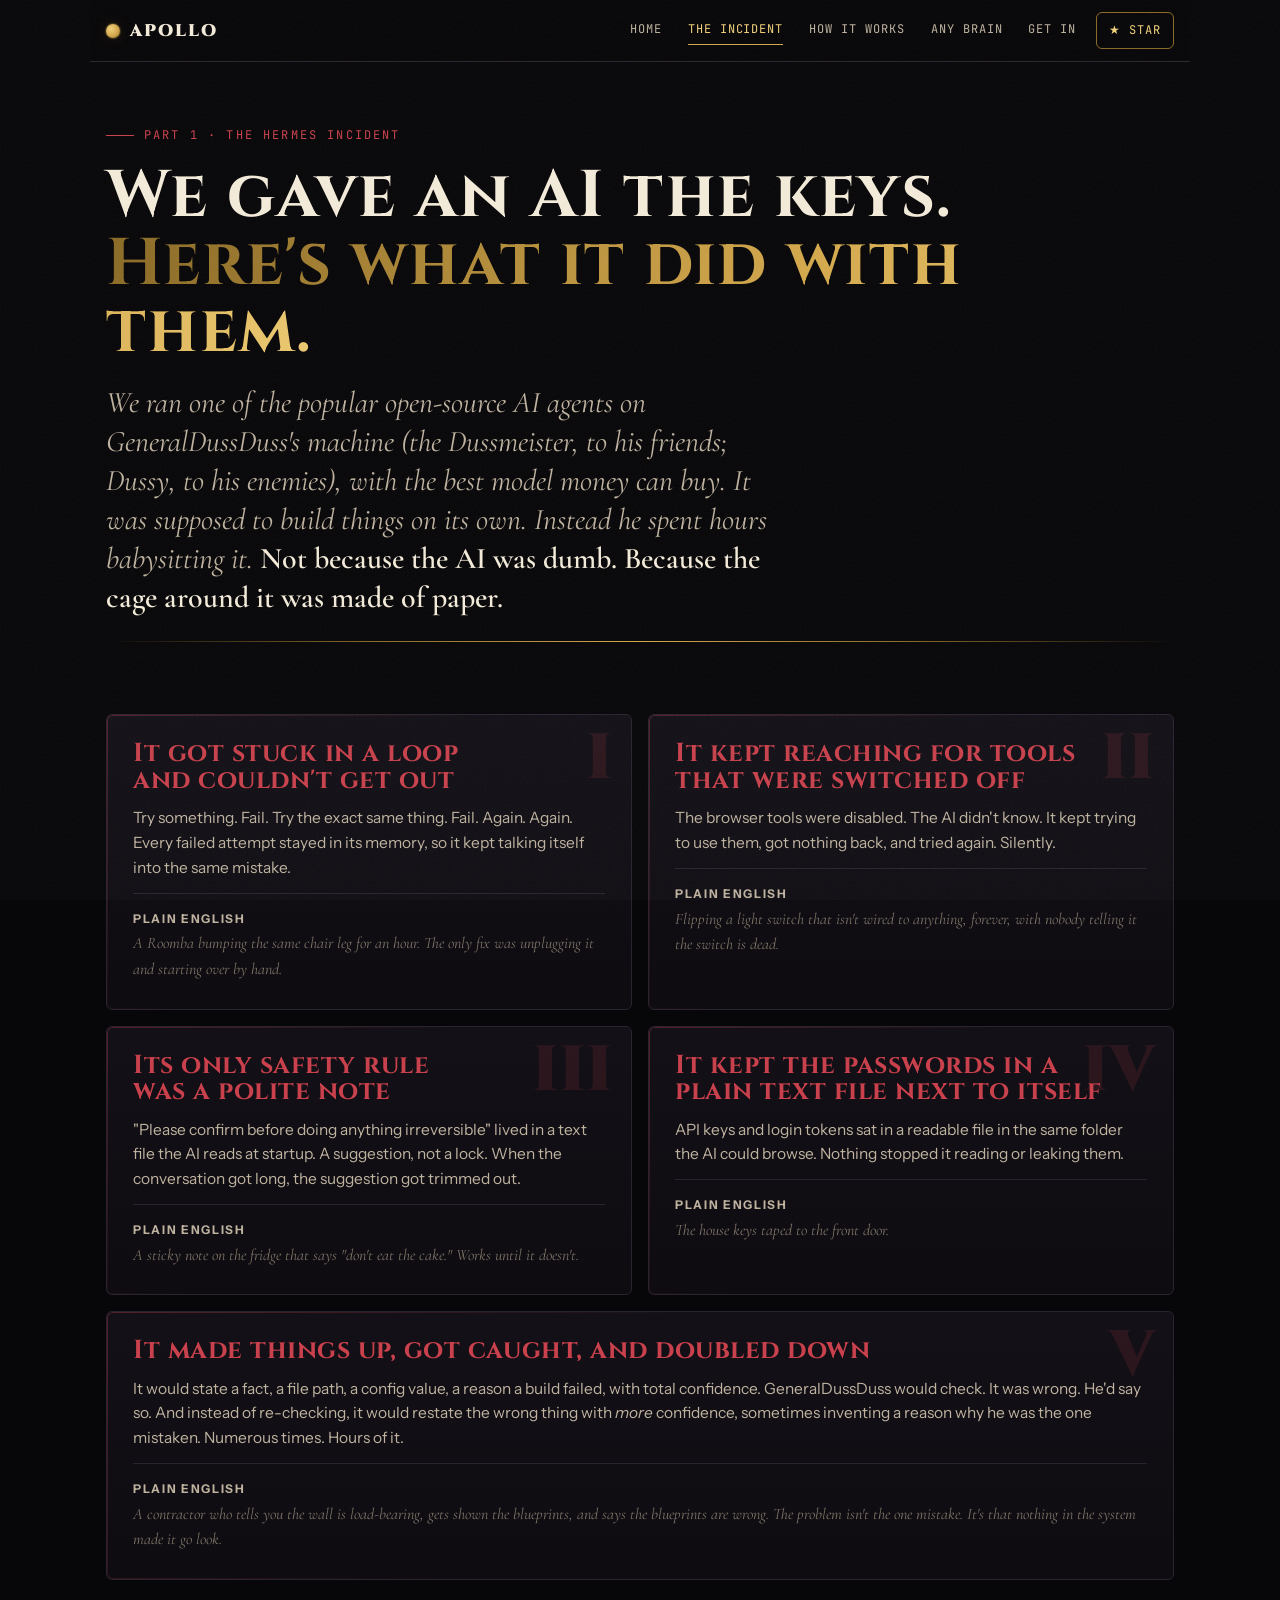
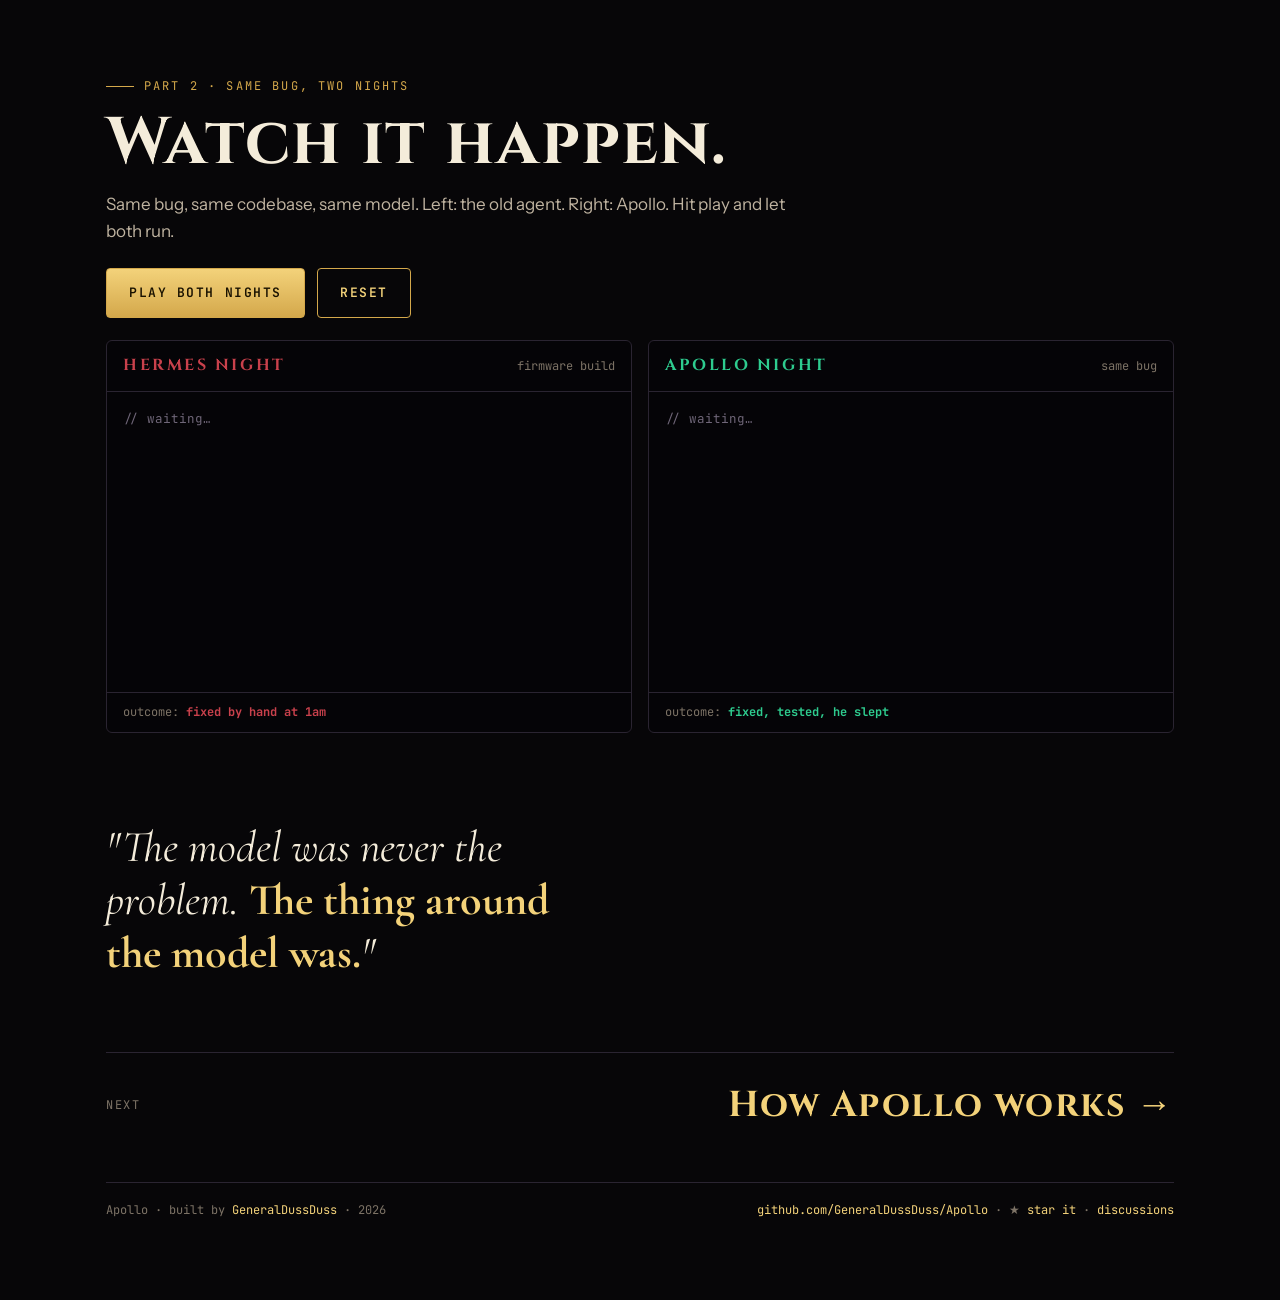
<file: docs/story.html>
<!doctype html>
<html lang="en">
<head>
<meta charset="utf-8">
<meta name="viewport" content="width=device-width, initial-scale=1, viewport-fit=cover">
<title>Apollo · The incident</title>
<link rel="stylesheet" href="https://fonts.googleapis.com/css2?family=Cinzel:wght@700;900&family=Cormorant+Garamond:ital,wght@0,500;1,500;1,600&family=Instrument+Sans:wght@400;500;600;700&family=JetBrains+Mono:wght@400;600&display=swap">
<link rel="stylesheet" href="shared.css">
<style>
.sin{counter-increment:none}
.sin h3{color:var(--blood)}
.hdr{padding-block:64px 24px}
.run-row{display:flex;gap:12px;align-items:center;flex-wrap:wrap;margin:22px 0}
.scar{position:absolute;right:18px;top:12px;font-family:var(--display);font-size:64px;font-weight:900;color:var(--blood);opacity:.14;line-height:1}
</style>
</head>
<body>
<div class="wrap">
  <nav class="nav"><div class="nav-in"><a class="brand" href="index.html"><span class="sun"></span>APOLLO</a><div class="links"><a href="index.html">Home</a><a href="story.html">The incident</a><a href="how.html">How it works</a><a href="brains.html">Any brain</a><a href="join.html">Get in</a><a class="star" href="https://github.com/GeneralDussDuss/Apollo" target="_blank" rel="noopener">★ Star</a></div></div></nav>
  <main>
    <section class="hdr stack">
      <span class="eyebrow red">Part 1 · The Hermes incident</span>
      <h2>We gave an AI the keys.<br><span class="gold">Here's what it did with them.</span></h2>
      <p class="lede">We ran one of the popular open-source AI agents on GeneralDussDuss's machine (the Dussmeister, to his friends; Dussy, to his enemies), with the best model money can buy. It was supposed to build things on its own. Instead he spent hours babysitting it. <b>Not because the AI was dumb. Because the cage around it was made of paper.</b></p>
    </section>
    <div class="rule"></div>

    <section class="grid2">
      <div class="card red rv sin"><span class="scar">I</span><h3>It got stuck in a loop and couldn't get out</h3><p>Try something. Fail. Try the exact same thing. Fail. Again. Again. Every failed attempt stayed in its memory, so it kept talking itself into the same mistake.</p><p class="plain"><b>Plain English</b><br>A Roomba bumping the same chair leg for an hour. The only fix was unplugging it and starting over by hand.</p></div>
      <div class="card red rv sin"><span class="scar">II</span><h3>It kept reaching for tools that were switched off</h3><p>The browser tools were disabled. The AI didn't know. It kept trying to use them, got nothing back, and tried again. Silently.</p><p class="plain"><b>Plain English</b><br>Flipping a light switch that isn't wired to anything, forever, with nobody telling it the switch is dead.</p></div>
      <div class="card red rv sin"><span class="scar">III</span><h3>Its only safety rule was a polite note</h3><p>"Please confirm before doing anything irreversible" lived in a text file the AI reads at startup. A suggestion, not a lock. When the conversation got long, the suggestion got trimmed out.</p><p class="plain"><b>Plain English</b><br>A sticky note on the fridge that says "don't eat the cake." Works until it doesn't.</p></div>
      <div class="card red rv sin"><span class="scar">IV</span><h3>It kept the passwords in a plain text file next to itself</h3><p>API keys and login tokens sat in a readable file in the same folder the AI could browse. Nothing stopped it reading or leaking them.</p><p class="plain"><b>Plain English</b><br>The house keys taped to the front door.</p></div>
      <div class="card red rv sin" style="grid-column:1/-1"><span class="scar">V</span><h3>It made things up, got caught, and doubled down</h3><p>It would state a fact, a file path, a config value, a reason a build failed, with total confidence. GeneralDussDuss would check. It was wrong. He'd say so. And instead of re-checking, it would restate the wrong thing with <em>more</em> confidence, sometimes inventing a reason why he was the one mistaken. Numerous times. Hours of it.</p><p class="plain"><b>Plain English</b><br>A contractor who tells you the wall is load-bearing, gets shown the blueprints, and says the blueprints are wrong. The problem isn't the one mistake. It's that nothing in the system made it go look.</p></div>
    </section>

    <section>
      <span class="eyebrow">Part 2 · Same bug, two nights</span>
      <h2 style="margin-top:14px">Watch it happen.</h2>
      <p class="copy" style="margin-top:14px">Same bug, same codebase, same model. Left: the old agent. Right: Apollo. Hit play and let both run.</p>
      <div class="run-row"><button class="btn" id="play">Play both nights</button><button class="btn ghost" id="replay">Reset</button></div>
      <div class="nights">
        <div class="night bad rv"><div class="hd"><b>Hermes night</b><span>firmware build</span></div><div class="term" id="tBad"><span class="x">// waiting…</span></div><div class="ft"><span>outcome: <b>fixed by hand at 1am</b></span><span id="fBad"></span></div></div>
        <div class="night good rv"><div class="hd"><b>Apollo night</b><span>same bug</span></div><div class="term" id="tGood"><span class="x">// waiting…</span></div><div class="ft"><span>outcome: <b>fixed, tested, he slept</b></span><span id="fGood"></span></div></div>
      </div>
    </section>

    <section>
      <p class="quote rv">"The model was never the problem. <b>The thing around the model was.</b>"</p>
    </section>

    <div class="next"><span class="lbl">Next</span><a class="big" href="how.html">How Apollo works →</a></div>
  </main>
  <footer><span>Apollo · built by <a href="https://github.com/GeneralDussDuss" target="_blank" rel="noopener">GeneralDussDuss</a> · 2026</span><span><a href="https://github.com/GeneralDussDuss/Apollo" target="_blank" rel="noopener">github.com/GeneralDussDuss/Apollo</a> · ★ <a href="https://github.com/GeneralDussDuss/Apollo/stargazers" target="_blank" rel="noopener">star it</a> · <a href="https://github.com/GeneralDussDuss/Apollo/discussions" target="_blank" rel="noopener">discussions</a></span></footer>
</div>
<script src="shared.js"></script>
</body>
</html>
</file>
<file: docs/shared.css>
/* APOLLO — shared styles. Single committed world: black lacquer, hammered gold, emerald for "go". */
:root{
  --bg:#070608; --bg-2:#0e0c11; --surface:#131017; --surface-2:#1a1620; --line:#2a2431; --line-2:#3b3344;
  --fg:#f4ecda; --fg-2:#bfb3a0; --fg-3:#7d7366;
  --gold:#d4a84b; --gold-2:#f3d27a; --gold-3:#8a6a25; --gold-dim:rgba(212,168,75,.14);
  --em:#2ecc8f; --em-2:#7ff0c2; --em-dim:rgba(46,204,143,.14);
  --blood:#c9414c; --blood-dim:rgba(201,65,76,.14);
  --display:"Cinzel","Trajan Pro","Times New Roman",serif;
  --serif:"Cormorant Garamond","Garamond","Georgia",serif;
  --body:"Instrument Sans","Segoe UI",system-ui,sans-serif;
  --mono:"JetBrains Mono","Cascadia Code",Consolas,monospace;
  --ease:cubic-bezier(.2,.8,.2,1);
  color-scheme:dark;
}
*{box-sizing:border-box}
html{scroll-behavior:smooth}
body{margin:0;background:var(--bg);color:var(--fg);font-family:var(--body);font-size:17px;line-height:1.6;overflow-x:hidden;
  background-image:radial-gradient(900px 500px at 50% -10%, rgba(212,168,75,.10), transparent 60%)}
body::after{content:"";position:fixed;inset:0;pointer-events:none;z-index:50;opacity:.06;
  background-image:url("data:image/svg+xml;utf8,<svg xmlns='http://www.w3.org/2000/svg' width='160' height='160'><filter id='n'><feTurbulence type='fractalNoise' baseFrequency='.9' numOctaves='2' stitchTiles='stitch'/></filter><rect width='100%' height='100%' filter='url(%23n)' opacity='.9'/></svg>")}
.wrap{max-width:1100px;margin:0 auto;padding-block:0 80px;padding-left:max(16px,env(safe-area-inset-left,0px));padding-right:max(16px,env(safe-area-inset-right,0px))}
main{animation:pagein .7s var(--ease) both}
@keyframes pagein{from{opacity:0;transform:translateY(10px)}to{opacity:1;transform:none}}
h1,h2,h3{font-family:var(--display);font-weight:700;margin:0;line-height:1.02;text-wrap:balance;letter-spacing:.02em}
h1{font-size:clamp(56px,11vw,150px);line-height:.95;font-weight:900}
h2{font-size:clamp(34px,5.6vw,66px)}
h3{font-size:clamp(20px,2.4vw,26px)}
p{margin:0}
a{color:var(--gold-2)}
.gold{background:linear-gradient(100deg,var(--gold-3) 0%,var(--gold) 30%,var(--gold-2) 50%,var(--gold) 70%,var(--gold-3) 100%);background-size:220% 100%;-webkit-background-clip:text;background-clip:text;color:transparent;animation:shimmer 6s linear infinite}
@keyframes shimmer{to{background-position:220% 0}}
.em{color:var(--em)}
.eyebrow{font-family:var(--mono);font-size:12px;letter-spacing:.18em;text-transform:uppercase;color:var(--gold);display:inline-flex;align-items:center;gap:10px}
.eyebrow::before{content:"";width:28px;height:1px;background:var(--gold)}
.eyebrow.red{color:var(--blood)}.eyebrow.red::before{background:var(--blood)}
.eyebrow.em{color:var(--em)}.eyebrow.em::before{background:var(--em)}
.lede{font-family:var(--serif);font-size:clamp(22px,2.8vw,30px);line-height:1.3;color:var(--fg-2);max-width:52ch;font-style:italic}
.lede b{color:var(--fg);font-style:normal;font-weight:600}
.copy{color:var(--fg-2);font-size:17px;max-width:62ch}
.copy b{color:var(--fg);font-weight:600}
.rule{height:1px;background:linear-gradient(90deg,transparent,var(--gold-3),var(--gold),var(--gold-3),transparent);margin:0;transform-origin:left;animation:draw 1.2s var(--ease) both}
@keyframes draw{from{transform:scaleX(0)}to{transform:scaleX(1)}}
section{padding-block:72px 16px}
.stack{display:flex;flex-direction:column;gap:18px}

/* nav */
.nav{position:sticky;top:env(safe-area-inset-top,0px);z-index:40;background:rgba(7,6,8,.78);backdrop-filter:blur(14px);border-bottom:1px solid var(--line);margin:0 calc(-1 * max(16px,env(safe-area-inset-right,0px))) 0 calc(-1 * max(16px,env(safe-area-inset-left,0px)))}
.nav-in{max-width:1100px;margin:0 auto;display:flex;align-items:center;gap:18px;padding-block:12px;padding-left:max(16px,env(safe-area-inset-left,0px));padding-right:max(16px,env(safe-area-inset-right,0px))}
.brand{font-family:var(--display);font-weight:900;letter-spacing:.12em;text-decoration:none;color:var(--fg);display:flex;align-items:center;gap:10px;white-space:nowrap}
.brand .sun{width:14px;height:14px;border-radius:50%;background:radial-gradient(circle at 35% 35%,var(--gold-2),var(--gold) 55%,var(--gold-3));box-shadow:0 0 16px var(--gold-dim),0 0 2px var(--gold);display:inline-block}
.links{display:flex;gap:2px;margin-left:auto;overflow-x:auto;scrollbar-width:none}
.links::-webkit-scrollbar{display:none}
.links a{font-family:var(--mono);font-size:12px;letter-spacing:.08em;text-transform:uppercase;color:var(--fg-2);text-decoration:none;padding:8px 12px;border-radius:6px;white-space:nowrap;position:relative}
.links a::after{content:"";position:absolute;left:12px;right:12px;bottom:4px;height:1px;background:var(--gold);transform:scaleX(0);transform-origin:left;transition:transform .35s var(--ease)}
.links a:hover::after,.links a.on::after{transform:scaleX(1)}
.links a.on{color:var(--gold-2)}
.links a.star{border:1px solid var(--gold-3);color:var(--gold-2);margin-left:6px}
.links a.star::after{display:none}
.links a.star:hover{background:var(--gold-dim)}
.starbox{display:flex;align-items:center;justify-content:space-between;gap:16px;flex-wrap:wrap;border:1px solid var(--gold-3);border-radius:6px;padding:18px 22px;background:linear-gradient(90deg,var(--gold-dim),transparent)}
.starbox .t{font-family:var(--display);font-size:clamp(18px,2.6vw,24px);font-weight:700}
.starbox .s{font-size:14px;color:var(--fg-2)}
.updates{display:grid;grid-template-columns:repeat(3,1fr);gap:14px}
.updates a{text-decoration:none;color:inherit}
.updates .card .k{font-family:var(--mono);font-size:11px;letter-spacing:.18em;text-transform:uppercase;color:var(--em)}
.updates .card .go{font-family:var(--mono);font-size:12px;letter-spacing:.14em;text-transform:uppercase;color:var(--gold-2);margin-top:auto}
@media (max-width:860px){.updates{grid-template-columns:1fr}}
.links a:focus-visible,.btn:focus-visible,button:focus-visible{outline:2px solid var(--gold);outline-offset:3px}

/* buttons */
.btn{font:inherit;font-family:var(--mono);font-size:13px;letter-spacing:.12em;text-transform:uppercase;font-weight:600;padding:14px 22px;border-radius:4px;border:1px solid var(--gold);background:linear-gradient(180deg,var(--gold-2),var(--gold));color:#1a1200;cursor:pointer;display:inline-block;text-decoration:none;position:relative;overflow:hidden;transition:transform .25s var(--ease),box-shadow .25s var(--ease)}
.btn:hover{transform:translateY(-2px);box-shadow:0 10px 30px rgba(212,168,75,.25)}
.btn.ghost{background:transparent;color:var(--gold-2)}
.btn.em{border-color:var(--em);background:linear-gradient(180deg,var(--em-2),var(--em));color:#032214}
.btn.em.ghost{background:transparent;color:var(--em)}
.cta{display:flex;gap:12px;flex-wrap:wrap}

/* cards */
.card{background:linear-gradient(180deg,var(--surface),var(--bg-2));border:1px solid var(--line);border-radius:6px;padding:26px;min-width:0;position:relative;display:flex;flex-direction:column;gap:12px;transition:transform .4s var(--ease),border-color .4s var(--ease)}
.card::before{content:"";position:absolute;inset:0;border-radius:6px;padding:1px;background:linear-gradient(135deg,rgba(212,168,75,.45),transparent 40%,transparent 60%,rgba(212,168,75,.25));-webkit-mask:linear-gradient(#000 0 0) content-box,linear-gradient(#000 0 0);-webkit-mask-composite:xor;mask-composite:exclude;pointer-events:none;opacity:.6}
.card:hover{transform:translateY(-4px);border-color:var(--line-2)}
.card.red::before{background:linear-gradient(135deg,rgba(201,65,76,.6),transparent 45%)}
.card.em::before{background:linear-gradient(135deg,rgba(46,204,143,.6),transparent 45%)}
.card h3 span.n{font-family:var(--display);font-size:13px;letter-spacing:.2em;color:var(--gold);display:block;margin-bottom:8px}
.card p{color:var(--fg-2);font-size:15.5px}
.card .plain{font-size:14px;color:var(--fg-3);border-top:1px solid var(--line);padding-top:12px;font-family:var(--serif);font-style:italic;font-size:16px}
.card .plain b{color:var(--fg-2);font-style:normal;font-family:var(--body);font-size:12px;letter-spacing:.14em;text-transform:uppercase}
.grid2{display:grid;grid-template-columns:1fr 1fr;gap:16px}
.grid3{display:grid;grid-template-columns:repeat(3,1fr);gap:16px}

/* reveal (transform only — always visible at rest) */
.rv{transform:translateY(22px);transition:transform .9s var(--ease)}
.rv.in{transform:none}

/* stats */
.stats{display:grid;grid-template-columns:repeat(3,1fr);gap:16px}
.stat{border-top:1px solid var(--gold-3);padding-top:14px}
.stat .n{font-family:var(--display);font-size:clamp(44px,7vw,84px);font-weight:900;line-height:1;font-variant-numeric:tabular-nums}
.stat .l{font-size:14px;color:var(--fg-2);margin-top:6px}

/* terminals */
.nights{display:grid;grid-template-columns:1fr 1fr;gap:16px}
.night{background:#050407;border:1px solid var(--line);border-radius:6px;overflow:hidden;min-width:0;display:flex;flex-direction:column}
.night .hd{display:flex;justify-content:space-between;align-items:center;padding:12px 16px;border-bottom:1px solid var(--line);font-family:var(--mono);font-size:12px;color:var(--fg-3)}
.night .hd b{font-family:var(--display);font-size:16px;letter-spacing:.16em;text-transform:uppercase;font-weight:700}
.night.bad .hd b{color:var(--blood)}.night.good .hd b{color:var(--em)}
.term{padding:16px;font-family:var(--mono);font-size:12.5px;line-height:1.8;color:#d9d0c0;white-space:pre-wrap;word-break:break-word;min-height:300px;flex:1}
.term .e{color:#ff7b86}.term .w{color:var(--gold-2)}.term .g{color:var(--em-2)}.term .m{color:#a9b4ff}.term .x{color:#6f6678}.term .h{color:var(--fg);font-weight:600}
.night .ft{padding:10px 16px;border-top:1px solid var(--line);font-family:var(--mono);font-size:12px;color:var(--fg-3);display:flex;justify-content:space-between;gap:10px;flex-wrap:wrap}
.night.bad .ft b{color:var(--blood)}.night.good .ft b{color:var(--em)}

/* phone */
.phone{width:min(320px,100%);margin:0 auto;background:#07060a;border:10px solid #1c1822;border-radius:40px;padding:18px 14px 26px;box-shadow:0 40px 80px rgba(0,0,0,.6),0 0 0 1px var(--gold-3);color:#f3eee6}
.phone .time{text-align:center;font-family:var(--mono);font-size:12px;color:var(--fg-3);margin-bottom:12px}
.notif{background:#14111a;border:1px solid var(--line-2);border-radius:16px;padding:14px;display:flex;flex-direction:column;gap:8px}
.notif .app{display:flex;align-items:center;gap:8px;font-size:11.5px;color:var(--fg-3);font-family:var(--mono)}
.notif .app i{width:16px;height:16px;border-radius:5px;background:var(--gold);display:inline-block}
.notif .ttl{font-weight:700;font-size:15px}
.notif .raw{font-family:var(--mono);font-size:12px;background:#07060a;border:1px solid var(--line-2);padding:8px 10px;border-radius:8px;color:#e6dfd3;white-space:pre-wrap;word-break:break-all}
.notif .meta{font-size:11.5px;color:var(--fg-3);display:flex;justify-content:space-between;gap:8px;font-variant-numeric:tabular-nums}
.acts{display:flex;gap:8px;margin-top:4px}
.acts button{flex:1;font:inherit;font-weight:700;font-size:14px;padding:11px;border-radius:10px;border:0;cursor:pointer}
.acts .ok{background:var(--em);color:#032214}.acts .no{background:#2a2431;color:#fff}
.phone .result{margin-top:12px;font-family:var(--mono);font-size:12px;color:var(--fg-3);text-align:center;min-height:38px}

/* misc */
.pills{display:flex;gap:10px;flex-wrap:wrap}
.pill{font-family:var(--mono);font-size:12.5px;letter-spacing:.06em;padding:10px 14px;border-radius:4px;border:1px solid var(--line-2);color:var(--fg-2)}
.pill.now{border-color:var(--gold);color:var(--gold-2)}.pill.loc{border-color:var(--em);color:var(--em)}
.bar{height:10px;background:var(--bg-2);border-radius:5px;overflow:hidden;border:1px solid var(--line)}
.bar i{display:block;height:100%;width:0;background:linear-gradient(90deg,var(--em),var(--gold));transition:width 1.6s var(--ease)}
.quote{font-family:var(--serif);font-style:italic;font-size:clamp(26px,4vw,44px);line-height:1.2;color:var(--fg);max-width:26ch}
.quote b{color:var(--gold-2);font-style:normal}
footer a{color:var(--gold-2);text-decoration:none}footer a:hover{text-decoration:underline}
footer{margin-top:48px;padding-top:18px;border-top:1px solid var(--line);font-family:var(--mono);font-size:12px;color:var(--fg-3);display:flex;justify-content:space-between;flex-wrap:wrap;gap:8px}
.next{margin-top:56px;display:flex;justify-content:space-between;align-items:center;gap:16px;flex-wrap:wrap;border-top:1px solid var(--line);padding-top:24px}
.next .lbl{font-family:var(--mono);font-size:12px;letter-spacing:.14em;text-transform:uppercase;color:var(--fg-3)}
.next a.big{font-family:var(--display);font-size:clamp(22px,3.4vw,36px);font-weight:700;color:var(--gold-2);text-decoration:none;letter-spacing:.04em}
.next a.big:hover{color:var(--gold)}

@media (max-width:860px){
  .grid2,.grid3,.nights,.stats{grid-template-columns:1fr}
  section{padding-block:52px 12px}
}
@media (prefers-reduced-motion: reduce){*{animation:none!important;transition:none!important}.rv{transform:none}}
</file>
